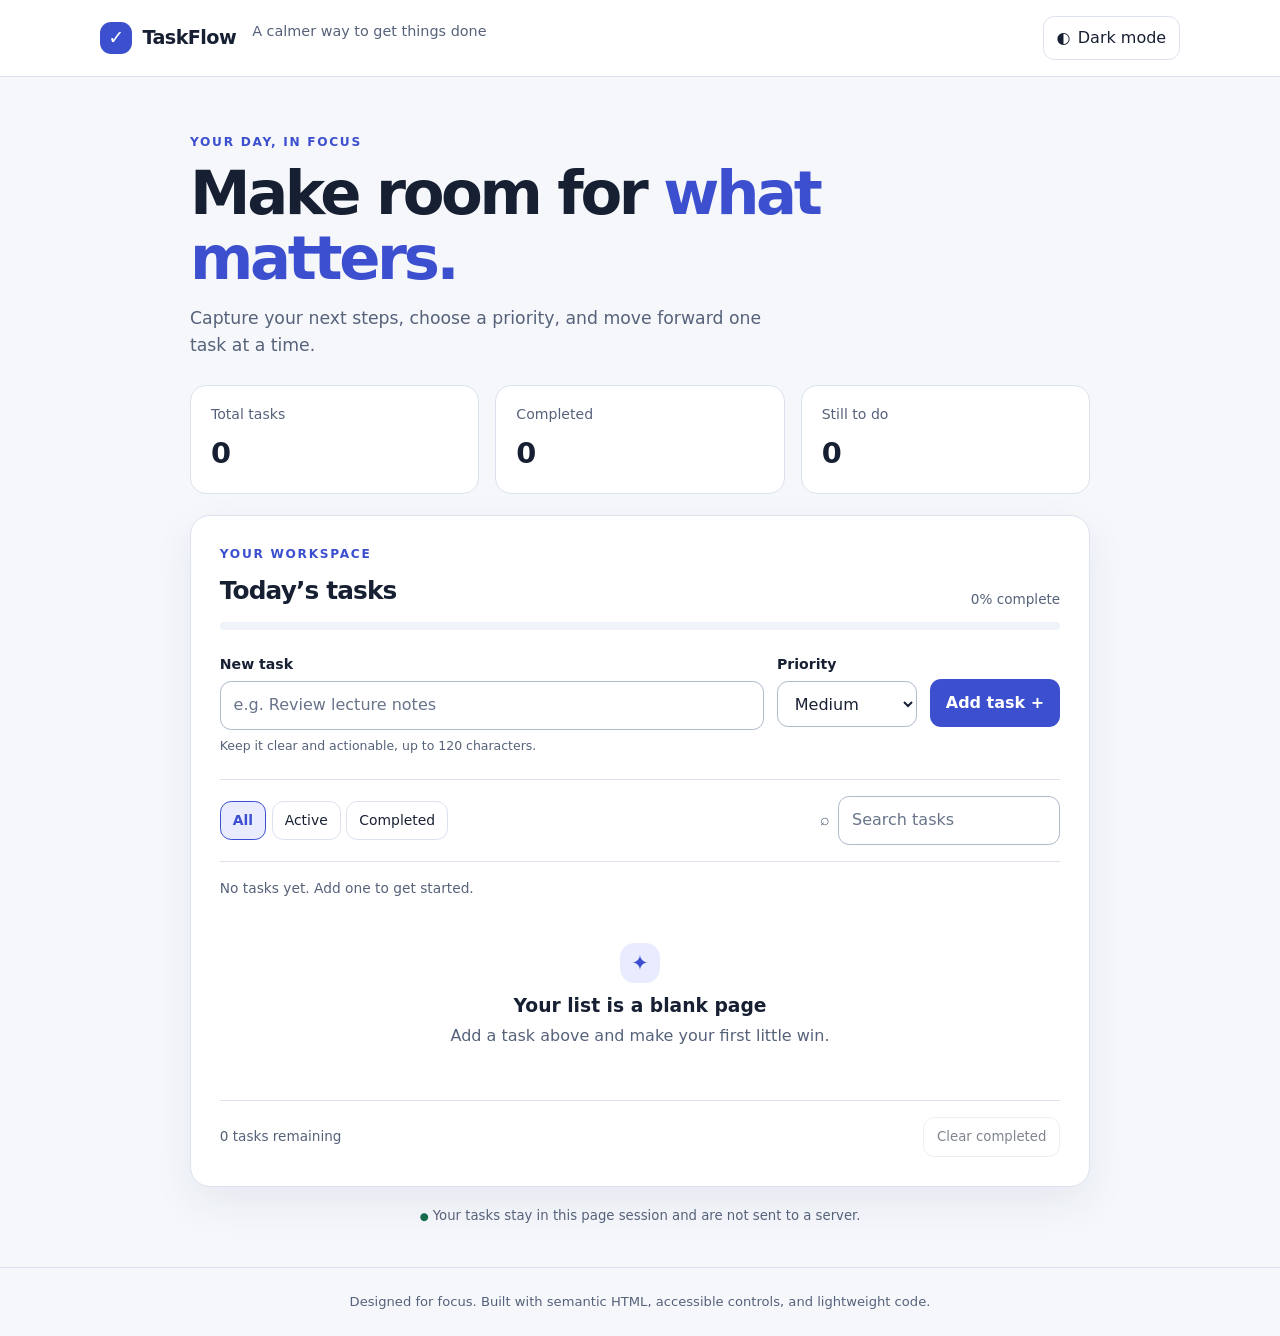
<file: week 4/index.html>
<!doctype html>
<html lang="en">
<head>
  <meta charset="utf-8">
  <meta name="viewport" content="width=device-width, initial-scale=1">
  <meta name="description" content="TaskFlow is a simple, accessible task manager for organizing daily work.">
  <meta name="theme-color" content="#f5f7fb">
  <title>TaskFlow | Accessible Task Manager</title>
  <link rel="stylesheet" href="styles.css">
  <script src="script.js" defer></script>
</head>
<body>
  <a class="skip-link" href="#main-content">Skip to main content</a>
  <header class="site-header">
    <div class="header-inner">
      <a class="brand" href="#" aria-label="TaskFlow home">
        <span class="brand-mark" aria-hidden="true">✓</span>
        <span>TaskFlow</span>
      </a>
      <p class="header-note">A calmer way to get things done</p>
      <button class="theme-toggle" id="theme-toggle" type="button" aria-pressed="false">
        <span aria-hidden="true">◐</span> <span id="theme-label">Dark mode</span>
      </button>
    </div>
  </header>

  <main id="main-content" class="page-shell">
    <section class="intro" aria-labelledby="page-title">
      <p class="eyebrow">YOUR DAY, IN FOCUS</p>
      <h1 id="page-title">Make room for <span>what matters.</span></h1>
      <p class="intro-copy">Capture your next steps, choose a priority, and move forward one task at a time.</p>
    </section>

    <section class="stats-grid" aria-label="Task summary">
      <article class="stat-card">
        <p class="stat-label">Total tasks</p>
        <p class="stat-value" id="total-count">0</p>
      </article>
      <article class="stat-card">
        <p class="stat-label">Completed</p>
        <p class="stat-value" id="completed-count">0</p>
      </article>
      <article class="stat-card">
        <p class="stat-label">Still to do</p>
        <p class="stat-value" id="remaining-count">0</p>
      </article>
    </section>

    <section class="workspace" aria-labelledby="tasks-heading">
      <div class="section-heading">
        <div>
          <p class="eyebrow">YOUR WORKSPACE</p>
          <h2 id="tasks-heading">Today’s tasks</h2>
        </div>
        <span class="progress-copy" id="progress-copy">0% complete</span>
      </div>
      <div class="progress-track" role="progressbar" aria-label="Tasks completed" aria-valuemin="0" aria-valuemax="100" aria-valuenow="0" id="progress-bar">
        <span id="progress-fill" class="progress-fill"></span>
      </div>

      <form id="task-form" class="task-form" novalidate>
        <div class="field-group">
          <label for="task-input">New task</label>
          <input id="task-input" name="task" type="text" maxlength="120" autocomplete="off"
                 placeholder="e.g. Review lecture notes" aria-describedby="task-help task-error" required>
          <p id="task-help" class="field-help">Keep it clear and actionable, up to 120 characters.</p>
          <p id="task-error" class="field-error" role="alert" hidden></p>
        </div>
        <div class="field-group priority-field">
          <label for="task-priority">Priority</label>
          <select id="task-priority" name="priority">
            <option value="low">Low</option>
            <option value="medium" selected>Medium</option>
            <option value="high">High</option>
          </select>
        </div>
        <button class="primary-button" type="submit">Add task <span aria-hidden="true">+</span></button>
      </form>

      <div class="toolbar">
        <div class="filter-group" role="group" aria-label="Filter tasks">
          <button type="button" class="filter-button is-active" data-filter="all" aria-pressed="true">All</button>
          <button type="button" class="filter-button" data-filter="active" aria-pressed="false">Active</button>
          <button type="button" class="filter-button" data-filter="completed" aria-pressed="false">Completed</button>
        </div>
        <label class="search-label" for="task-search">
          <span class="visually-hidden">Search tasks</span>
          <span aria-hidden="true">⌕</span>
          <input id="task-search" type="search" placeholder="Search tasks" autocomplete="off">
        </label>
      </div>

      <p class="result-summary" id="result-summary" aria-live="polite" aria-atomic="true">No tasks yet. Add one to get started.</p>
      <ul id="task-list" class="task-list" aria-label="Task list"></ul>
      <div id="empty-state" class="empty-state">
        <span class="empty-icon" aria-hidden="true">✦</span>
        <h3>Your list is a blank page</h3>
        <p>Add a task above and make your first little win.</p>
      </div>
      <div class="list-footer">
        <span id="remaining-label">0 tasks remaining</span>
        <button id="clear-completed" class="text-button" type="button" disabled>Clear completed</button>
      </div>
    </section>

    <p class="privacy-note"><span aria-hidden="true">●</span> Your tasks stay in this page session and are not sent to a server.</p>
  </main>

  <footer class="site-footer">
    <p>Designed for focus. Built with semantic HTML, accessible controls, and lightweight code.</p>
  </footer>

  <noscript><p class="noscript-note">JavaScript is required to add, search, filter, and update tasks.</p></noscript>
</body>
</html>
</file>
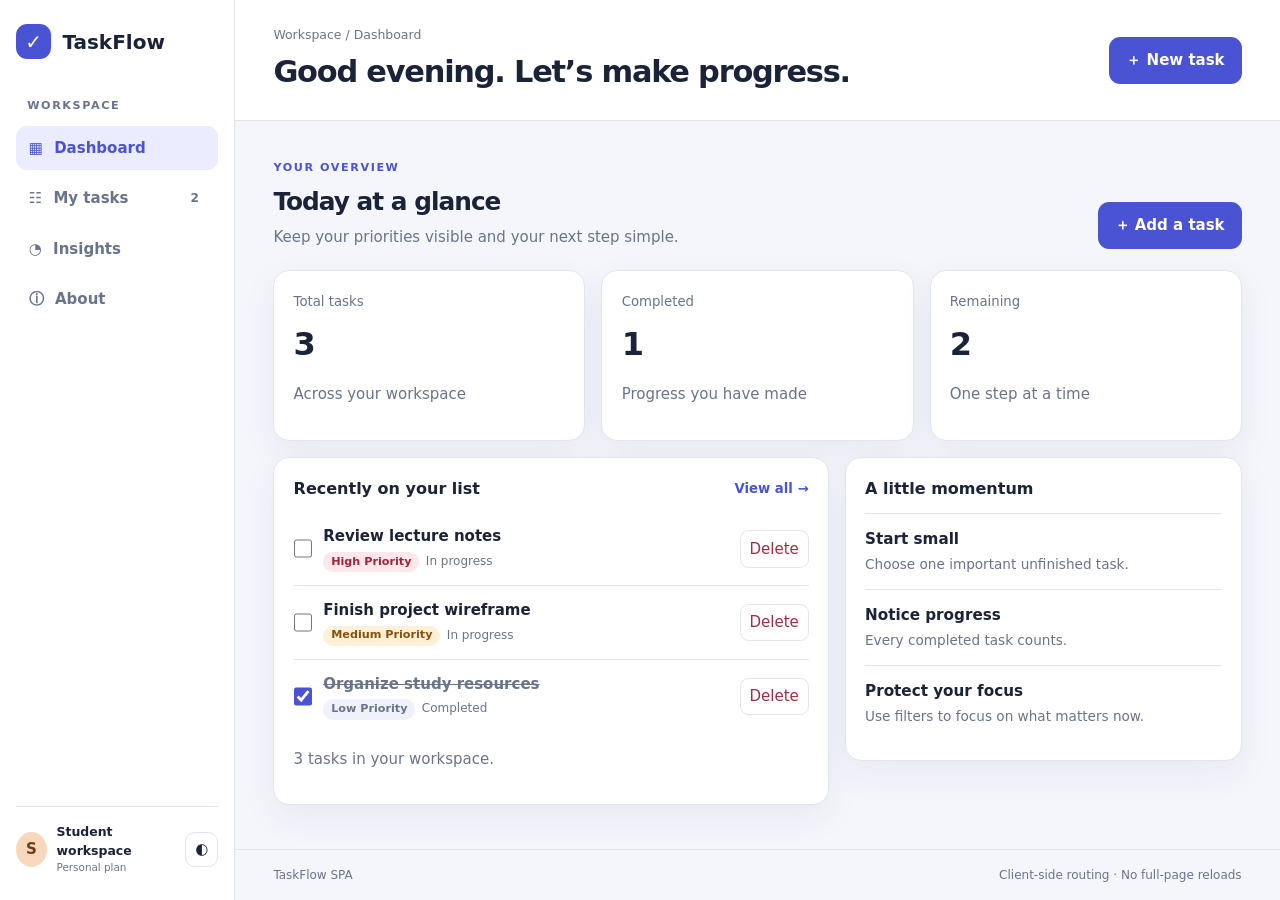
<file: week 5/index.html>
<!doctype html>
<html lang="en"><head>
<meta charset="utf-8"><meta name="viewport" content="width=device-width,initial-scale=1">
<meta name="description" content="TaskFlow single-page application demo">
<meta name="theme-color" content="#f5f6fc"><title>TaskFlow | SPA Demo</title>
<link rel="stylesheet" href="css/styles.css"><script src="js/app.js" defer></script></head>
<body><a class="skip" href="#main">Skip to content</a>
<div class="shell"><aside class="sidebar"><a class="brand" href="#/dashboard" data-route="dashboard"><span class="logo">✓</span> TaskFlow</a>
<p class="nav-label">WORKSPACE</p><nav aria-label="Primary navigation">
<a href="#/dashboard" data-route="dashboard">▦ <span>Dashboard</span></a>
<a href="#/tasks" data-route="tasks">☷ <span>My tasks</span><b id="nav-count">2</b></a>
<a href="#/insights" data-route="insights">◔ <span>Insights</span></a>
<a href="#/about" data-route="about">ⓘ <span>About</span></a></nav>
<div class="profile"><span class="avatar" aria-hidden="true">S</span><span><b>Student workspace</b><small>Personal plan</small></span><button id="theme" class="icon-btn" aria-label="Switch to dark theme">◐</button></div></aside>
<div class="main-column"><header class="topbar"><div><p id="breadcrumb">Workspace / Dashboard</p><h1 id="page-title">Good evening. Let’s make progress.</h1></div><button class="primary" data-open-dialog>＋ New task</button></header>
<main id="main" tabindex="-1"><div id="view" aria-live="polite" aria-busy="false"></div></main>
<footer><span>TaskFlow SPA</span><span>Client-side routing · No full-page reloads</span></footer></div></div>
<dialog id="task-dialog"><form id="task-form"><div class="dialog-head"><div><small>QUICK CAPTURE</small><h2>Add a task</h2></div><button type="button" id="close-dialog" class="icon-btn" aria-label="Close dialog">×</button></div>
<label for="task-title">Task name</label><input id="task-title" maxlength="120" required placeholder="e.g. Finish assignment draft">
<p id="task-error" class="error" role="alert" hidden></p><label for="priority">Priority</label><select id="priority"><option>low</option><option selected>medium</option><option>high</option></select>
<div class="dialog-actions"><button type="button" class="secondary" id="cancel-dialog">Cancel</button><button class="primary" type="submit">Add task</button></div></form></dialog>
<noscript><p class="error">JavaScript is required for this SPA demo.</p></noscript></body></html>
</file>
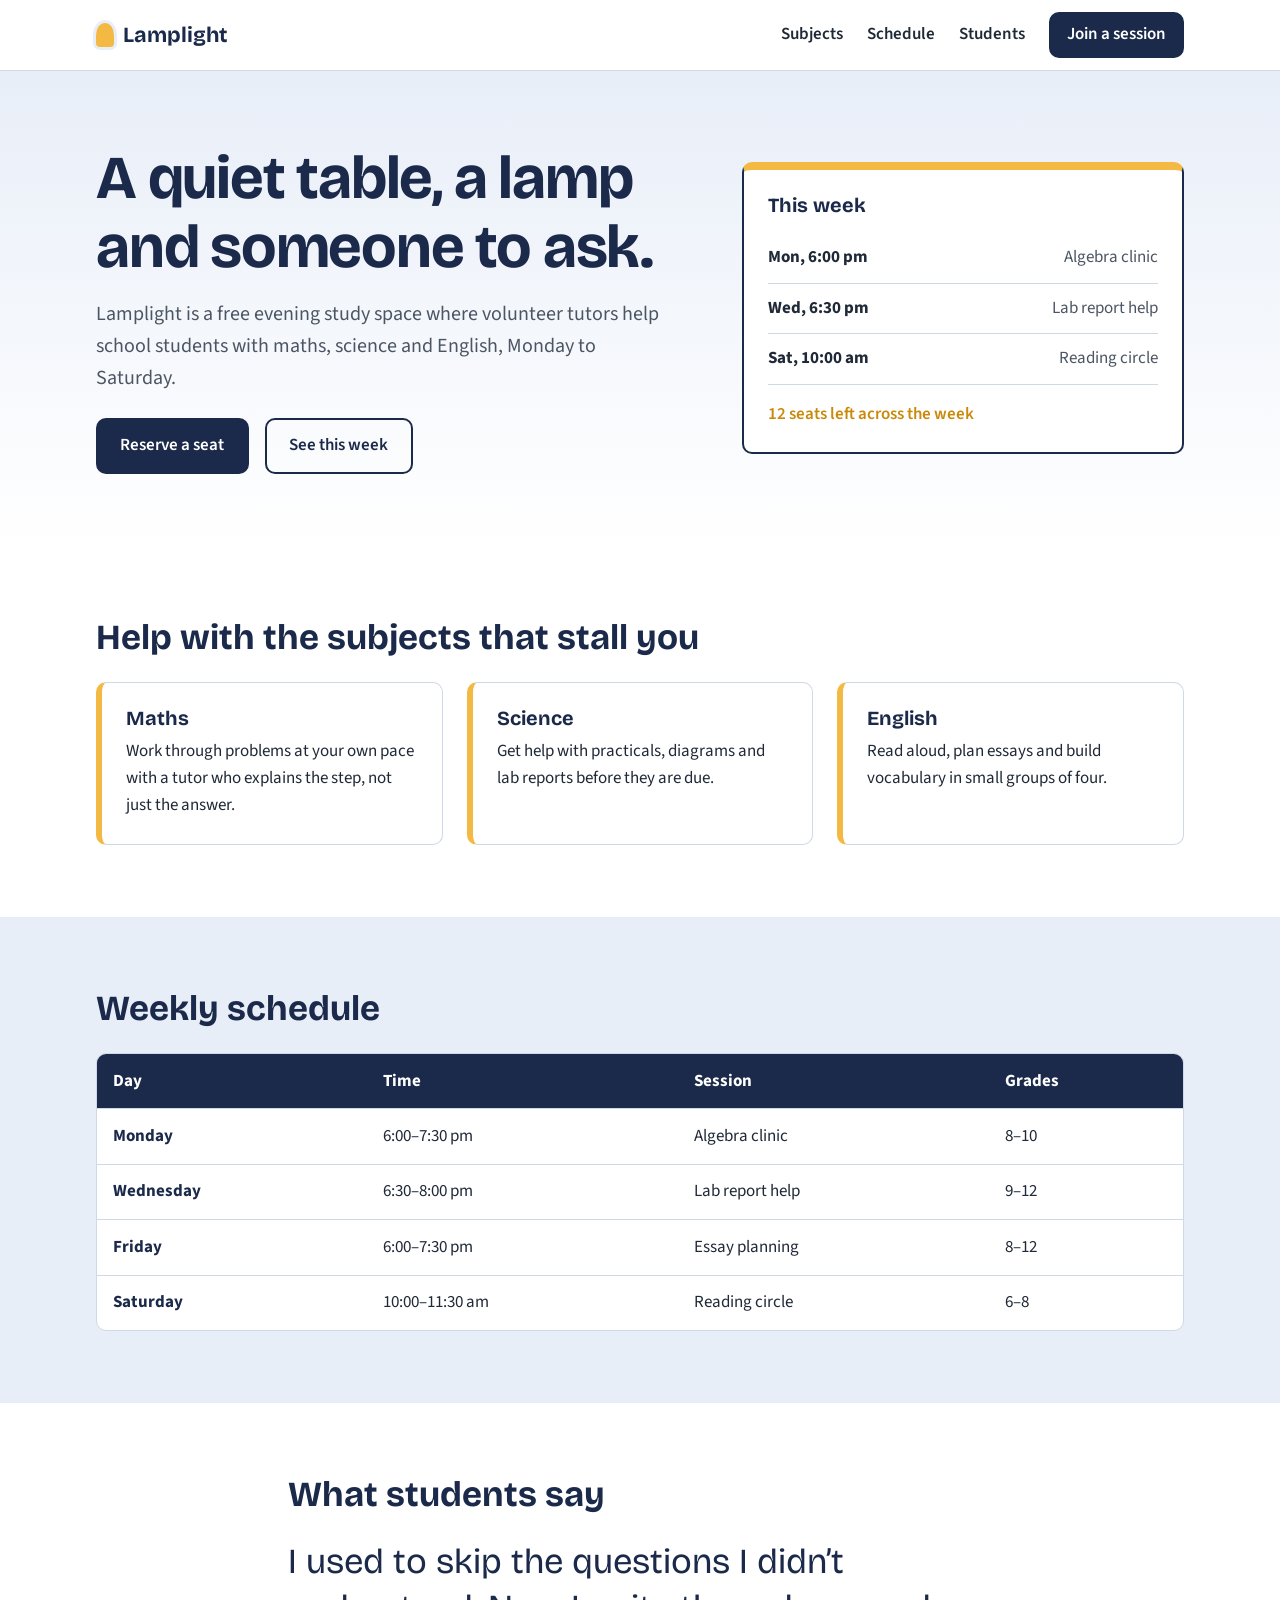
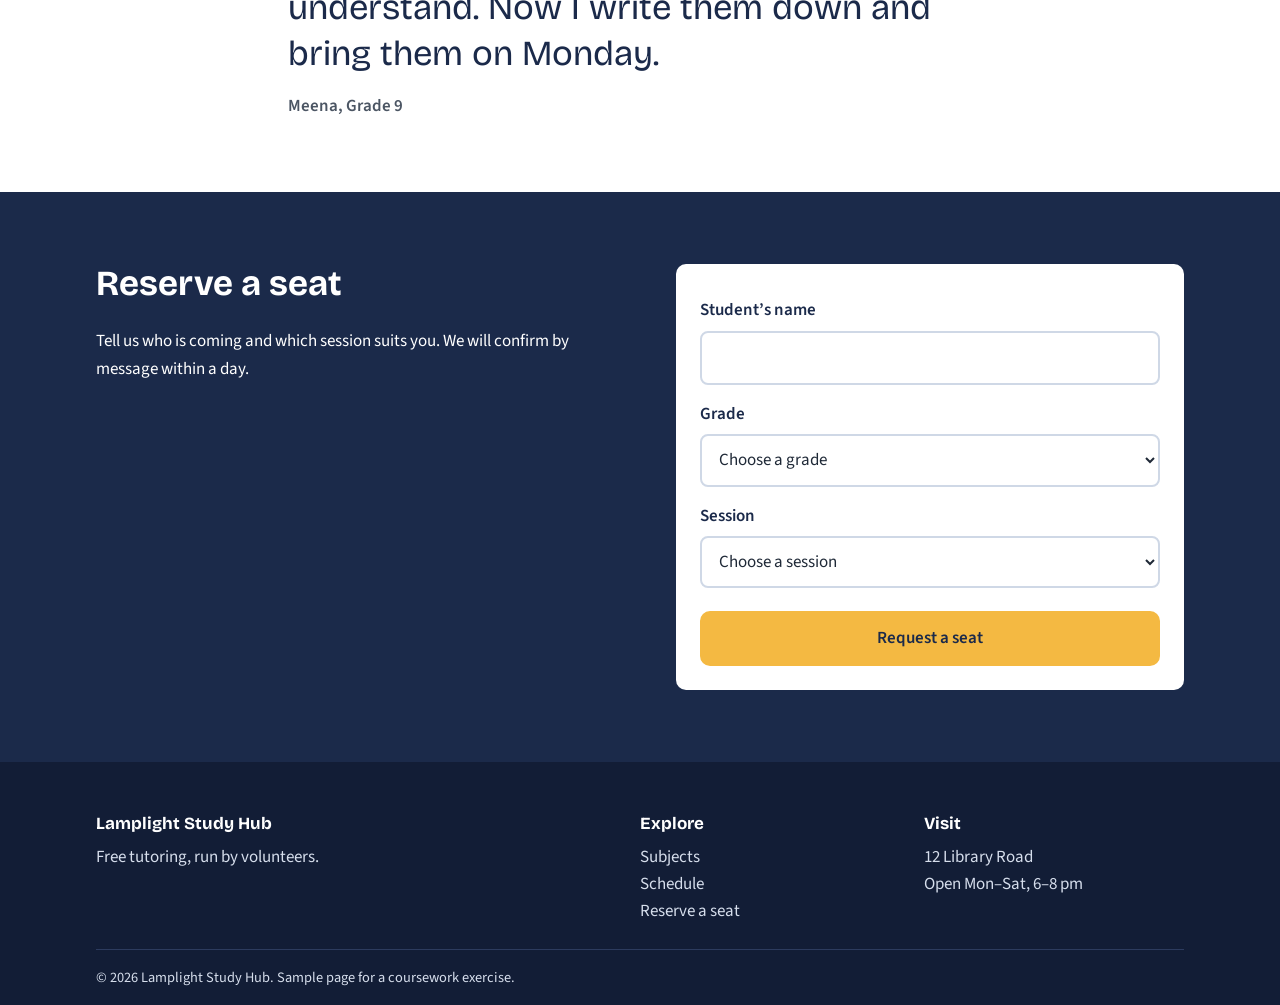
<file: week one/index.html>
<!DOCTYPE html>
<html lang="en">
<head>
  <meta charset="UTF-8">
  <meta name="viewport" content="width=device-width, initial-scale=1">
  <title>Lamplight Study Hub – Free evening tutoring</title>
  <meta name="description" content="Free evening study space and volunteer tutoring for school students, Monday to Saturday.">
  <link rel="preconnect" href="https://fonts.googleapis.com">
  <link rel="preconnect" href="https://fonts.gstatic.com" crossorigin>
  <link href="https://fonts.googleapis.com/css2?family=Bricolage+Grotesque:wght@600;700&family=Source+Sans+3:wght@400;600&display=swap" rel="stylesheet">
  <link rel="stylesheet" href="styles.css">
</head>
<body>
  <a class="skip-link" href="#main">Skip to content</a>

  <header class="site-header">
    <div class="container header-inner">
      <a class="logo" href="#top" aria-label="Lamplight Study Hub, home">
        <span class="logo-mark" aria-hidden="true"></span>
        Lamplight
      </a>
      <nav class="site-nav" aria-label="Main">
        <ul>
          <li><a href="#subjects">Subjects</a></li>
          <li><a href="#schedule">Schedule</a></li>
          <li><a href="#voices">Students</a></li>
          <li><a class="btn btn-small" href="#join">Join a session</a></li>
        </ul>
      </nav>
    </div>
  </header>

  <main id="main">
    <section class="hero" id="top" aria-labelledby="hero-title">
      <div class="container hero-inner">
        <div class="hero-copy">
          <h1 id="hero-title">A quiet table, a lamp and someone to ask.</h1>
          <p class="lead">Lamplight is a free evening study space where volunteer tutors help school students with maths, science and English, Monday to Saturday.</p>
          <p class="hero-actions">
            <a class="btn" href="#join">Reserve a seat</a>
            <a class="btn btn-ghost" href="#schedule">See this week</a>
          </p>
        </div>

        <aside class="week-card" aria-labelledby="week-title">
          <h2 id="week-title">This week</h2>
          <ul>
            <li><strong>Mon, 6:00 pm</strong><span>Algebra clinic</span></li>
            <li><strong>Wed, 6:30 pm</strong><span>Lab report help</span></li>
            <li><strong>Sat, 10:00 am</strong><span>Reading circle</span></li>
          </ul>
          <p class="seats">12 seats left across the week</p>
        </aside>
      </div>
    </section>

    <section class="section" id="subjects" aria-labelledby="subjects-title">
      <div class="container">
        <h2 id="subjects-title">Help with the subjects that stall you</h2>
        <div class="card-grid">
          <article class="card">
            <h3>Maths</h3>
            <p>Work through problems at your own pace with a tutor who explains the step, not just the answer.</p>
          </article>
          <article class="card">
            <h3>Science</h3>
            <p>Get help with practicals, diagrams and lab reports before they are due.</p>
          </article>
          <article class="card">
            <h3>English</h3>
            <p>Read aloud, plan essays and build vocabulary in small groups of four.</p>
          </article>
        </div>
      </div>
    </section>

    <section class="section section-tint" id="schedule" aria-labelledby="schedule-title">
      <div class="container">
        <h2 id="schedule-title">Weekly schedule</h2>
        <div class="table-wrap" tabindex="0" role="region" aria-labelledby="schedule-title">
          <table>
            <caption class="visually-hidden">Sessions by day, time and subject</caption>
            <thead>
              <tr><th scope="col">Day</th><th scope="col">Time</th><th scope="col">Session</th><th scope="col">Grades</th></tr>
            </thead>
            <tbody>
              <tr><th scope="row">Monday</th><td>6:00–7:30 pm</td><td>Algebra clinic</td><td>8–10</td></tr>
              <tr><th scope="row">Wednesday</th><td>6:30–8:00 pm</td><td>Lab report help</td><td>9–12</td></tr>
              <tr><th scope="row">Friday</th><td>6:00–7:30 pm</td><td>Essay planning</td><td>8–12</td></tr>
              <tr><th scope="row">Saturday</th><td>10:00–11:30 am</td><td>Reading circle</td><td>6–8</td></tr>
            </tbody>
          </table>
        </div>
      </div>
    </section>

    <section class="section" id="voices" aria-labelledby="voices-title">
      <div class="container narrow">
        <h2 id="voices-title">What students say</h2>
        <figure class="quote">
          <blockquote>
            <p>I used to skip the questions I didn’t understand. Now I write them down and bring them on Monday.</p>
          </blockquote>
          <figcaption>Meena, Grade 9</figcaption>
        </figure>
      </div>
    </section>

    <section class="section section-dark" id="join" aria-labelledby="join-title">
      <div class="container join-inner">
        <div>
          <h2 id="join-title">Reserve a seat</h2>
          <p>Tell us who is coming and which session suits you. We will confirm by message within a day.</p>
        </div>
        <form class="form" action="#" method="post">
          <label for="name">Student’s name</label>
          <input id="name" name="name" type="text" autocomplete="name" required>

          <label for="grade">Grade</label>
          <select id="grade" name="grade" required>
            <option value="">Choose a grade</option>
            <option>6–8</option>
            <option>9–10</option>
            <option>11–12</option>
          </select>

          <label for="session">Session</label>
          <select id="session" name="session" required>
            <option value="">Choose a session</option>
            <option>Algebra clinic (Mon)</option>
            <option>Lab report help (Wed)</option>
            <option>Essay planning (Fri)</option>
            <option>Reading circle (Sat)</option>
          </select>

          <button class="btn btn-accent" type="submit">Request a seat</button>
        </form>
      </div>
    </section>
  </main>

  <footer class="site-footer">
    <div class="container footer-grid">
      <div>
        <p class="footer-title">Lamplight Study Hub</p>
        <p>Free tutoring, run by volunteers.</p>
      </div>
      <nav aria-label="Footer">
        <p class="footer-title">Explore</p>
        <ul>
          <li><a href="#subjects">Subjects</a></li>
          <li><a href="#schedule">Schedule</a></li>
          <li><a href="#join">Reserve a seat</a></li>
        </ul>
      </nav>
      <address>
        <p class="footer-title">Visit</p>
        <p>12 Library Road<br>Open Mon–Sat, 6–8 pm</p>
      </address>
    </div>
    <p class="container copyright">© 2026 Lamplight Study Hub. Sample page for a coursework exercise.</p>
  </footer>
</body>
</html>
</file>
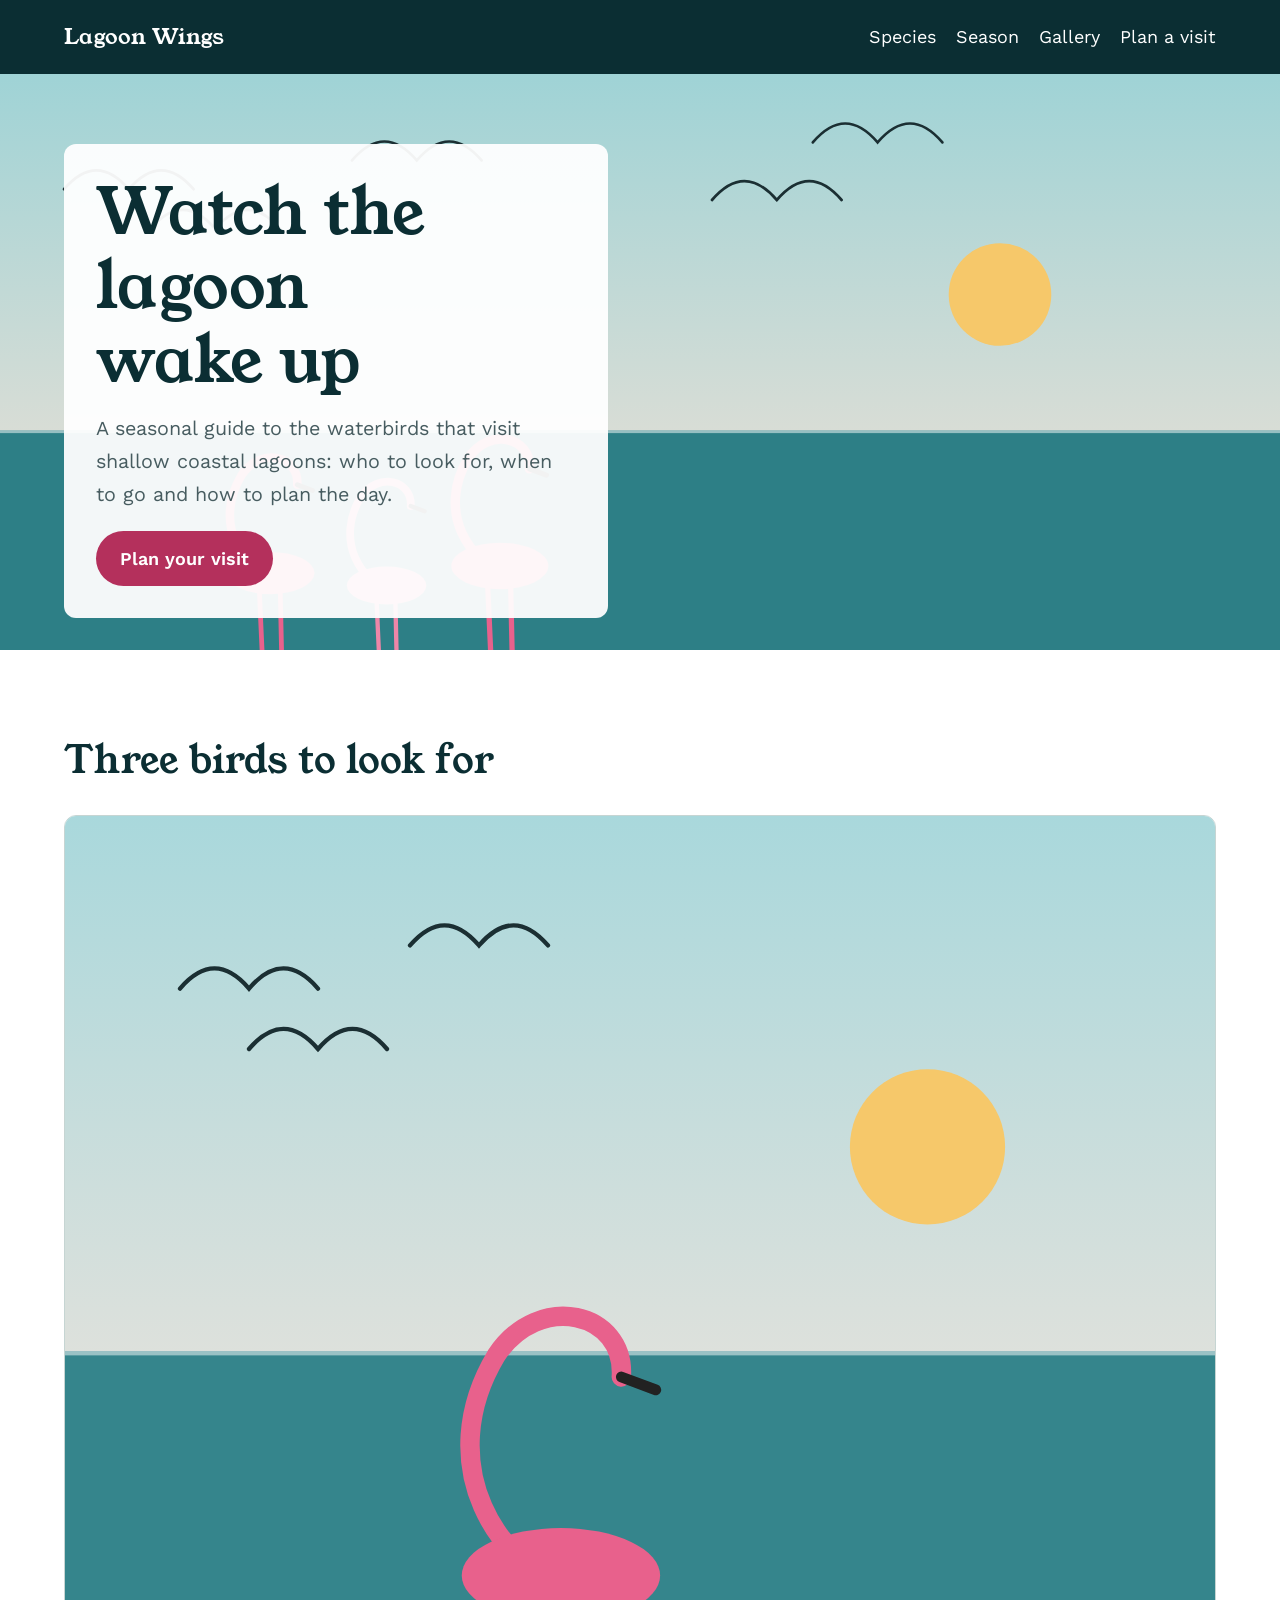
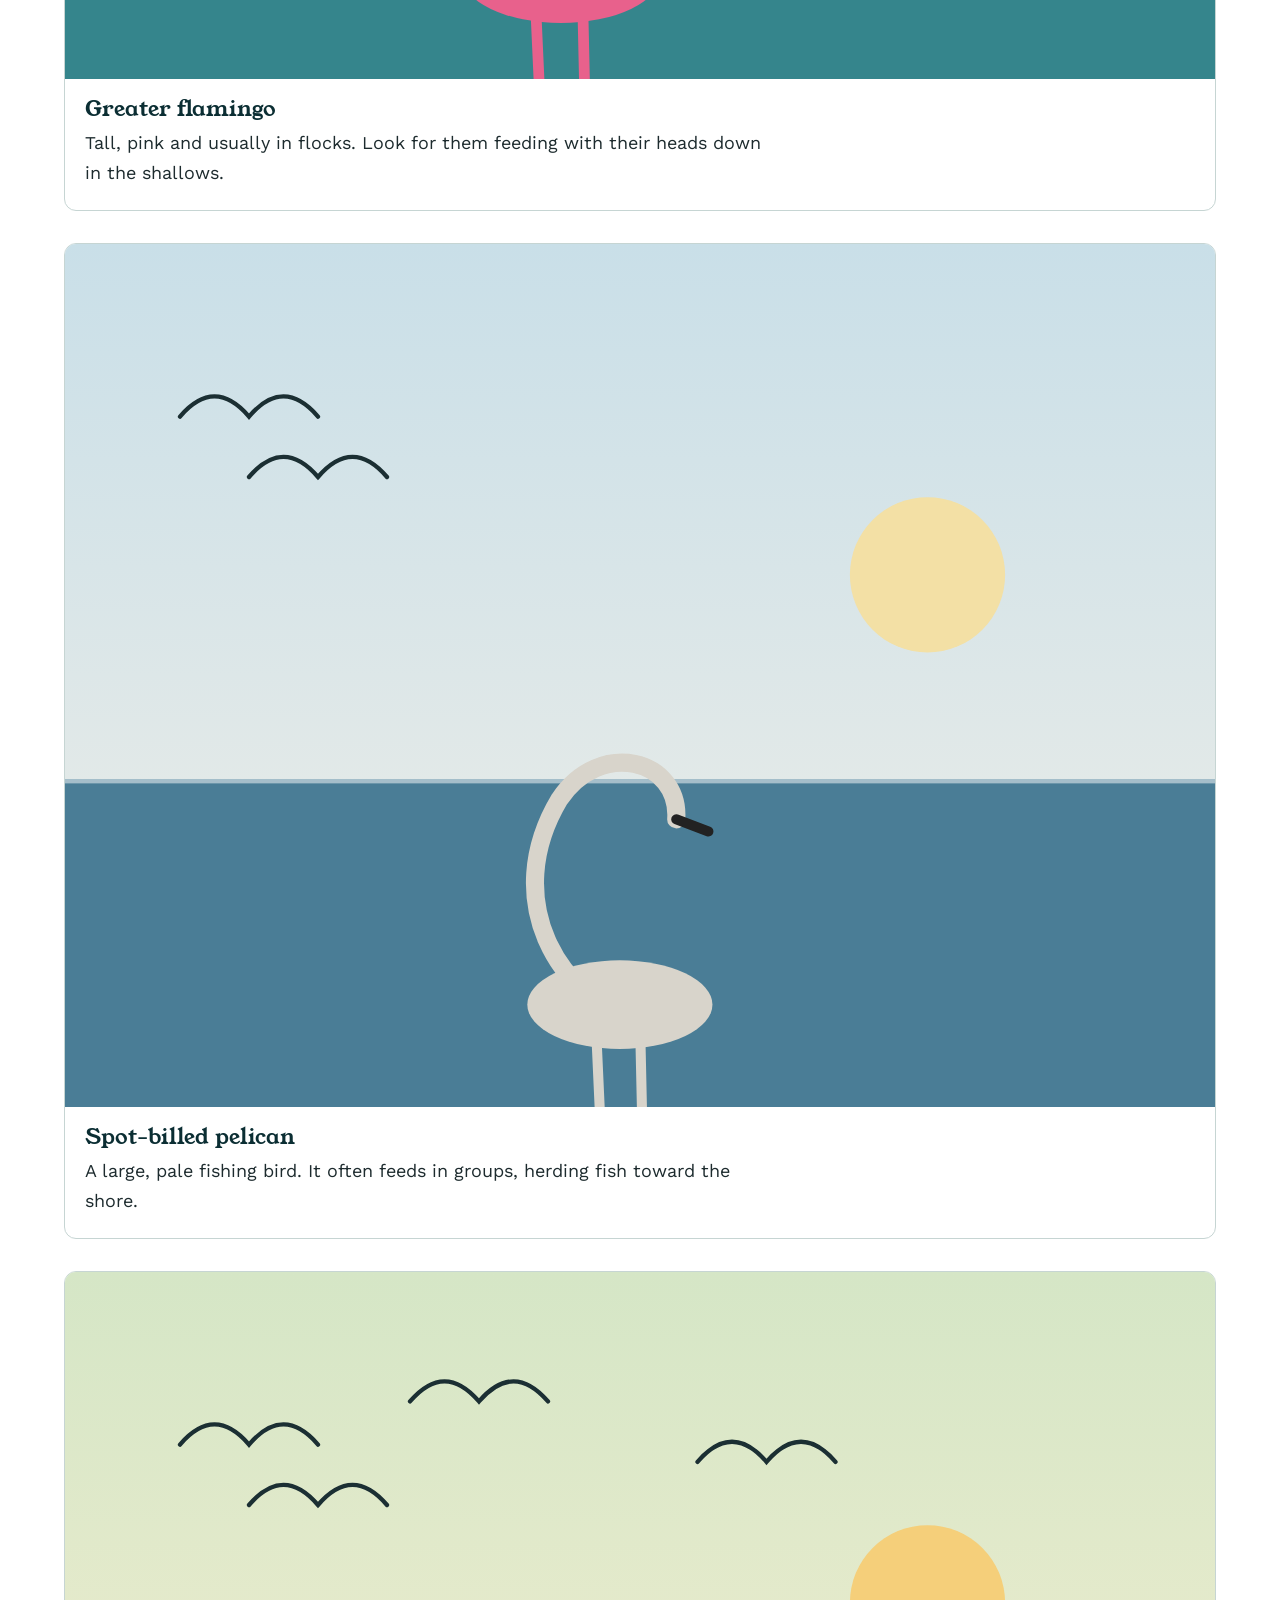
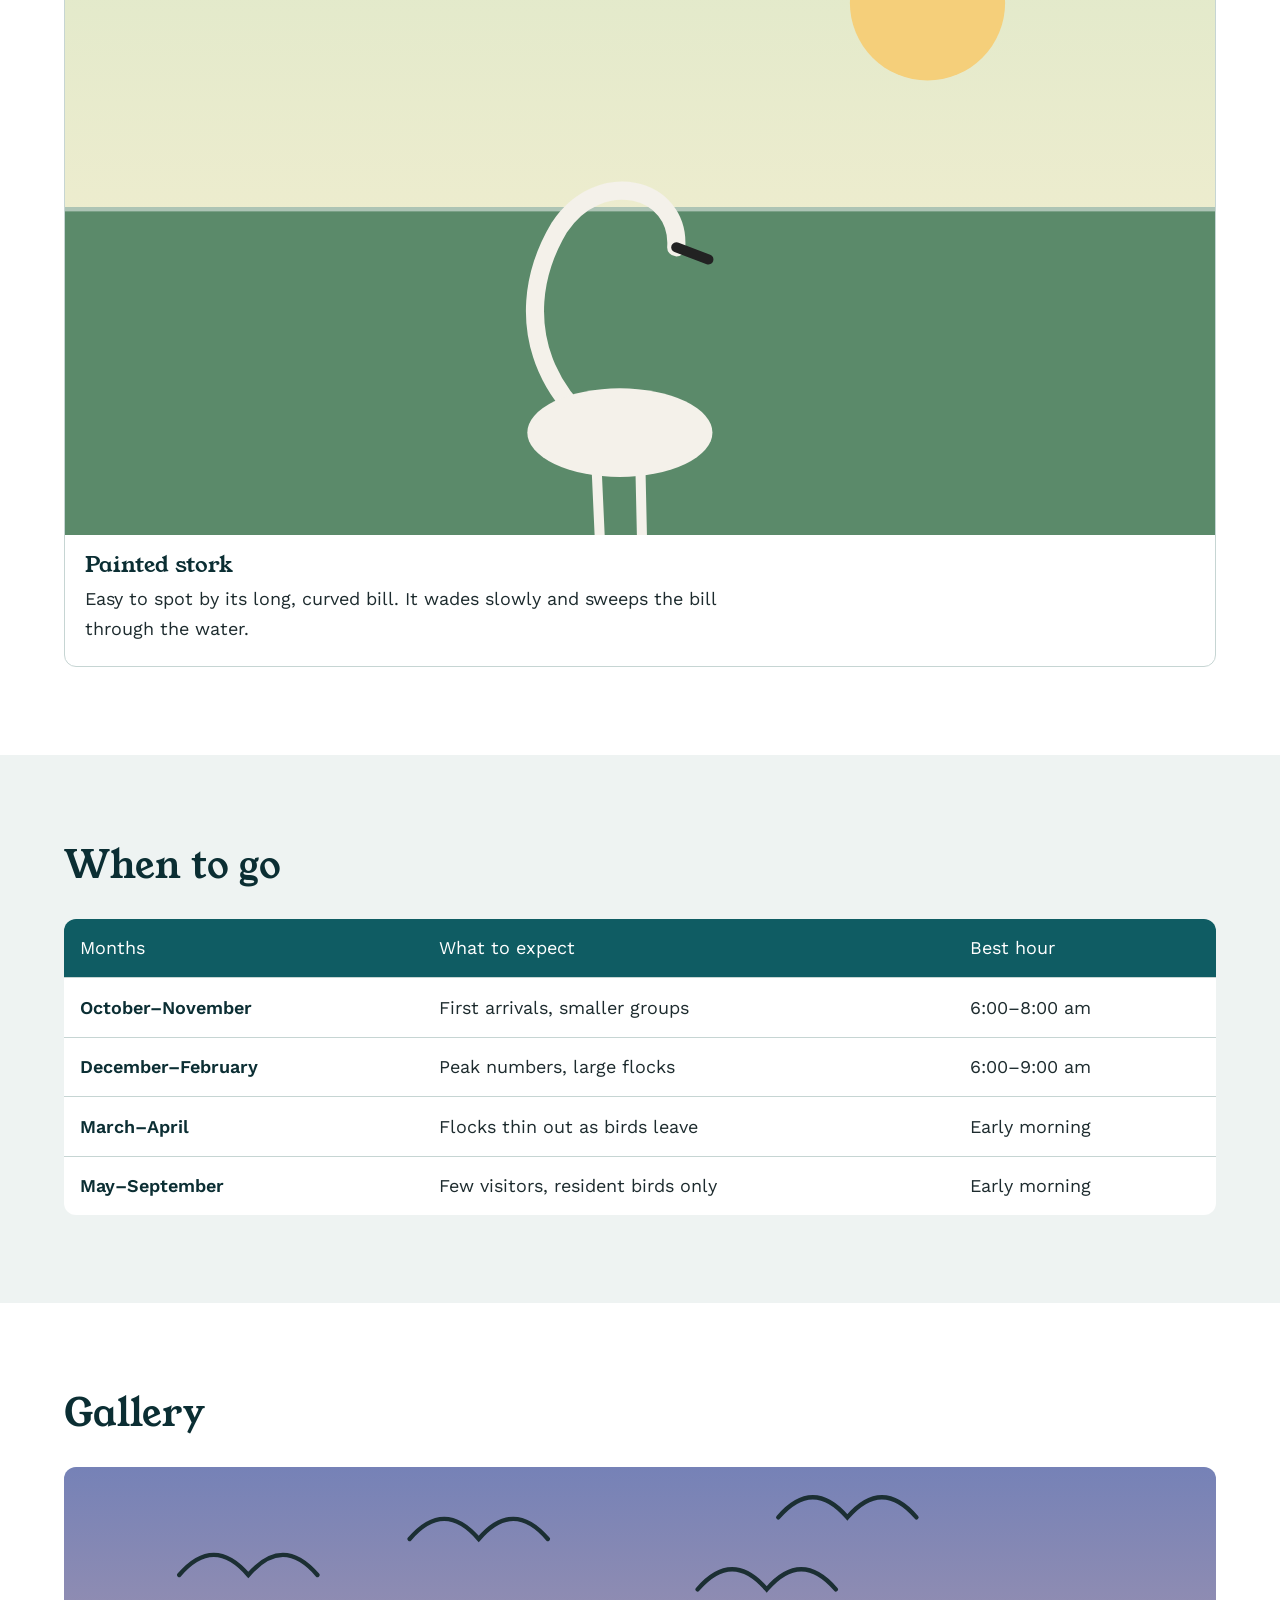
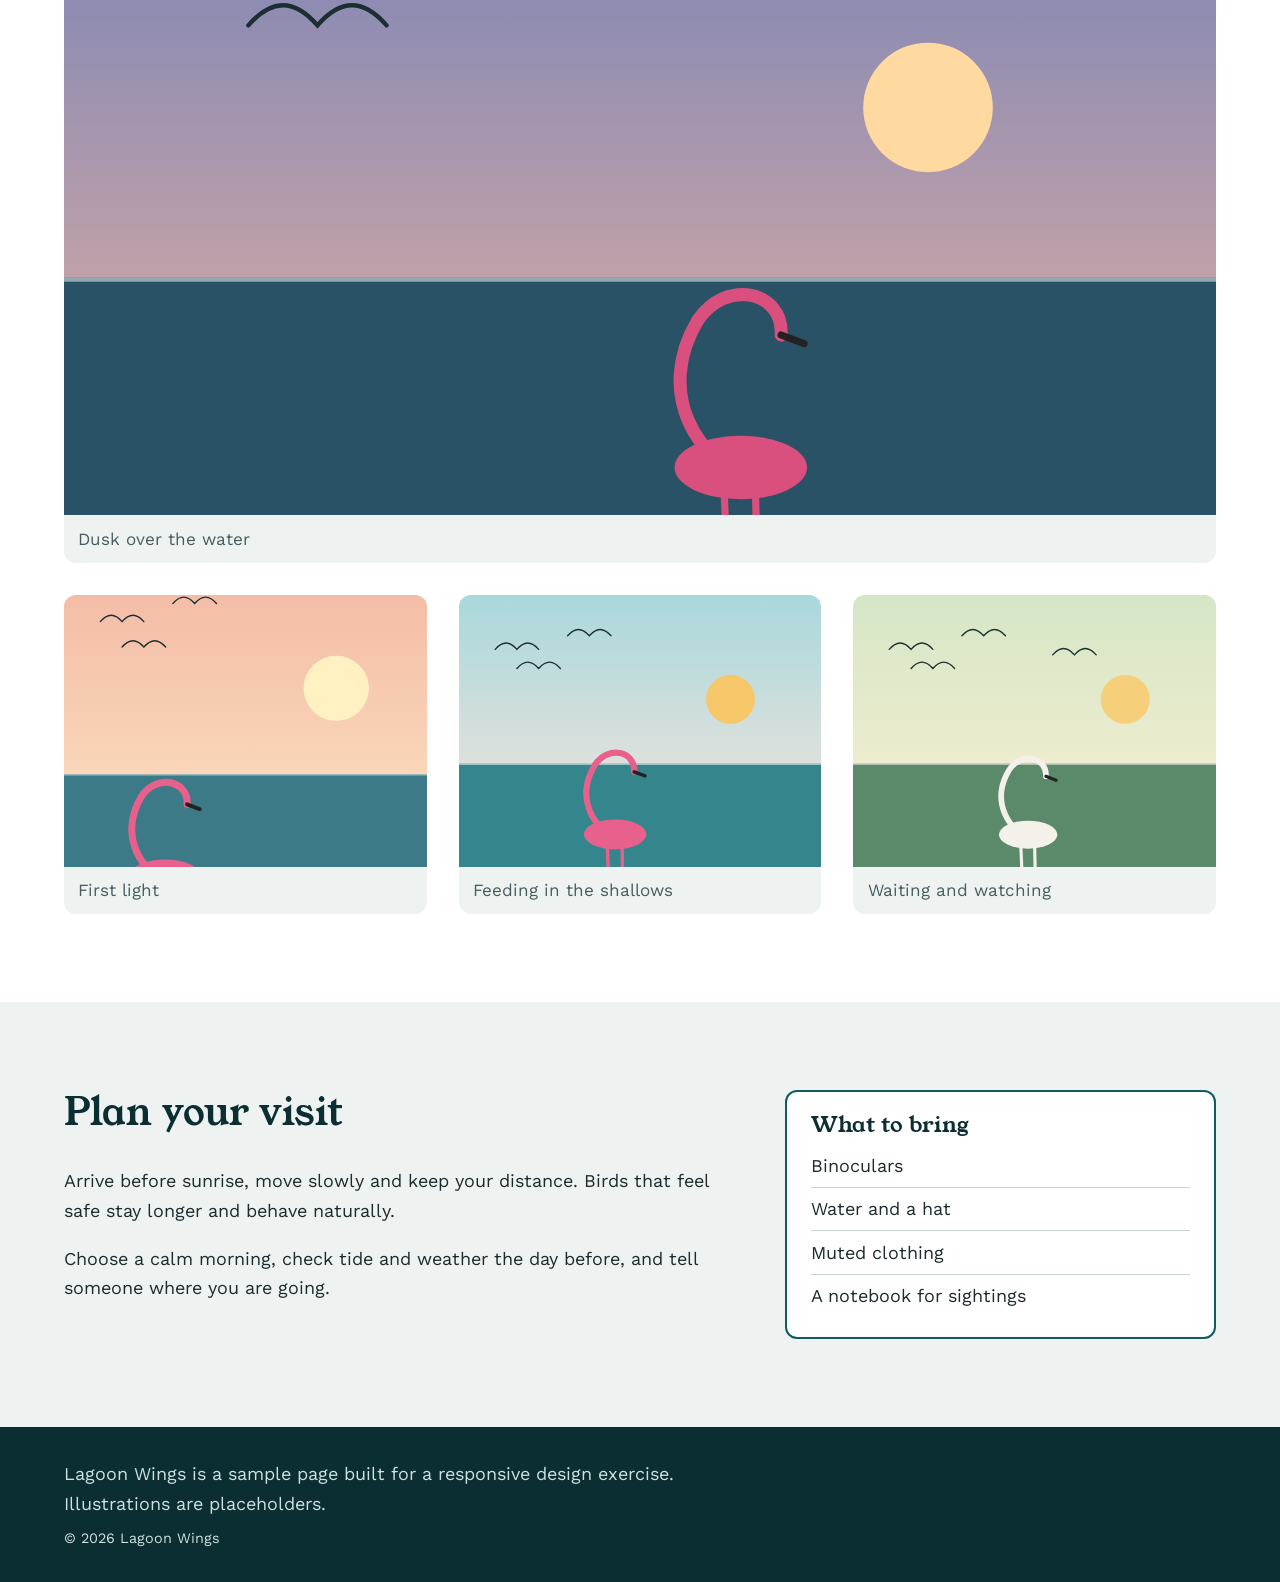
<file: week two/index.html>
<!DOCTYPE html>
<html lang="en">
<head>
  <meta charset="UTF-8">
  <meta name="viewport" content="width=device-width, initial-scale=1">
  <title>Lagoon Wings – A seasonal guide to watching waterbirds</title>
  <meta name="description" content="A responsive guide to waterbird watching: species, best months, gallery and visit planning.">
  <link rel="preconnect" href="https://fonts.googleapis.com">
  <link rel="preconnect" href="https://fonts.gstatic.com" crossorigin>
  <link href="https://fonts.googleapis.com/css2?family=Work+Sans:wght@400;600&family=Young+Serif&display=swap" rel="stylesheet">
  <link rel="stylesheet" href="styles.css">
</head>
<body>
  <a class="skip-link" href="#main">Skip to content</a>

  <header class="site-header">
    <div class="wrap header-inner">
      <a class="brand" href="#top">Lagoon Wings</a>
      <nav aria-label="Main">
        <ul class="nav-list">
          <li><a href="#species">Species</a></li>
          <li><a href="#season">Season</a></li>
          <li><a href="#gallery">Gallery</a></li>
          <li><a href="#visit">Plan a visit</a></li>
        </ul>
      </nav>
    </div>
  </header>

  <main id="main">
    <section class="hero" id="top" aria-labelledby="hero-title">
      <picture>
        <source media="(min-width: 48em)" srcset="images/hero-wide.svg" width="1600" height="640">
        <img src="images/hero-tall.svg" width="800" height="960" alt="Pink flamingos wading in a calm lagoon at sunrise, with small birds flying overhead">
      </picture>
      <div class="hero-text wrap">
        <h1 id="hero-title">Watch the lagoon wake up</h1>
        <p>A seasonal guide to the waterbirds that visit shallow coastal lagoons: who to look for, when to go and how to plan the day.</p>
        <p><a class="btn" href="#visit">Plan your visit</a></p>
      </div>
    </section>

    <section class="section wrap" id="species" aria-labelledby="species-title">
      <h2 id="species-title">Three birds to look for</h2>
      <div class="species-grid">
        <article class="species">
          <img src="images/flamingo.svg" width="800" height="600" loading="lazy" alt="Illustration of a pink flamingo standing in shallow water">
          <div class="species-body">
            <h3>Greater flamingo</h3>
            <p>Tall, pink and usually in flocks. Look for them feeding with their heads down in the shallows.</p>
          </div>
        </article>
        <article class="species">
          <img src="images/pelican.svg" width="800" height="600" loading="lazy" alt="Illustration of a pale pelican on the water">
          <div class="species-body">
            <h3>Spot-billed pelican</h3>
            <p>A large, pale fishing bird. It often feeds in groups, herding fish toward the shore.</p>
          </div>
        </article>
        <article class="species">
          <img src="images/stork.svg" width="800" height="600" loading="lazy" alt="Illustration of a white stork standing in marsh grass">
          <div class="species-body">
            <h3>Painted stork</h3>
            <p>Easy to spot by its long, curved bill. It wades slowly and sweeps the bill through the water.</p>
          </div>
        </article>
      </div>
    </section>

    <section class="section tint" id="season" aria-labelledby="season-title">
      <div class="wrap">
        <h2 id="season-title">When to go</h2>
        <table class="season-table">
          <caption class="visually-hidden">Bird activity by month and the best time of day</caption>
          <thead>
            <tr><th scope="col">Months</th><th scope="col">What to expect</th><th scope="col">Best hour</th></tr>
          </thead>
          <tbody>
            <tr><th scope="row" data-label="Months">October–November</th><td data-label="What to expect">First arrivals, smaller groups</td><td data-label="Best hour">6:00–8:00 am</td></tr>
            <tr><th scope="row" data-label="Months">December–February</th><td data-label="What to expect">Peak numbers, large flocks</td><td data-label="Best hour">6:00–9:00 am</td></tr>
            <tr><th scope="row" data-label="Months">March–April</th><td data-label="What to expect">Flocks thin out as birds leave</td><td data-label="Best hour">Early morning</td></tr>
            <tr><th scope="row" data-label="Months">May–September</th><td data-label="What to expect">Few visitors, resident birds only</td><td data-label="Best hour">Early morning</td></tr>
          </tbody>
        </table>
      </div>
    </section>

    <section class="section wrap" id="gallery" aria-labelledby="gallery-title">
      <h2 id="gallery-title">Gallery</h2>
      <div class="gallery">
        <figure class="wide"><img src="images/dusk.svg" width="800" height="500" loading="lazy" alt="Birds flying over a lagoon at dusk"><figcaption>Dusk over the water</figcaption></figure>
        <figure><img src="images/dawn.svg" width="800" height="800" loading="lazy" alt="A flamingo at sunrise"><figcaption>First light</figcaption></figure>
        <figure><img src="images/flamingo.svg" width="800" height="600" loading="lazy" alt="Flamingo in shallow water"><figcaption>Feeding in the shallows</figcaption></figure>
        <figure><img src="images/stork.svg" width="800" height="600" loading="lazy" alt="Stork in marsh grass"><figcaption>Waiting and watching</figcaption></figure>
      </div>
    </section>

    <section class="section tint" id="visit" aria-labelledby="visit-title">
      <div class="wrap visit-grid">
        <article>
          <h2 id="visit-title">Plan your visit</h2>
          <p>Arrive before sunrise, move slowly and keep your distance. Birds that feel safe stay longer and behave naturally.</p>
          <p>Choose a calm morning, check tide and weather the day before, and tell someone where you are going.</p>
        </article>
        <aside class="checklist" aria-labelledby="kit-title">
          <h3 id="kit-title">What to bring</h3>
          <ul>
            <li>Binoculars</li>
            <li>Water and a hat</li>
            <li>Muted clothing</li>
            <li>A notebook for sightings</li>
          </ul>
        </aside>
      </div>
    </section>
  </main>

  <footer class="site-footer">
    <div class="wrap">
      <p>Lagoon Wings is a sample page built for a responsive design exercise. Illustrations are placeholders.</p>
      <p class="small">© 2026 Lagoon Wings</p>
    </div>
  </footer>
</body>
</html>
</file>
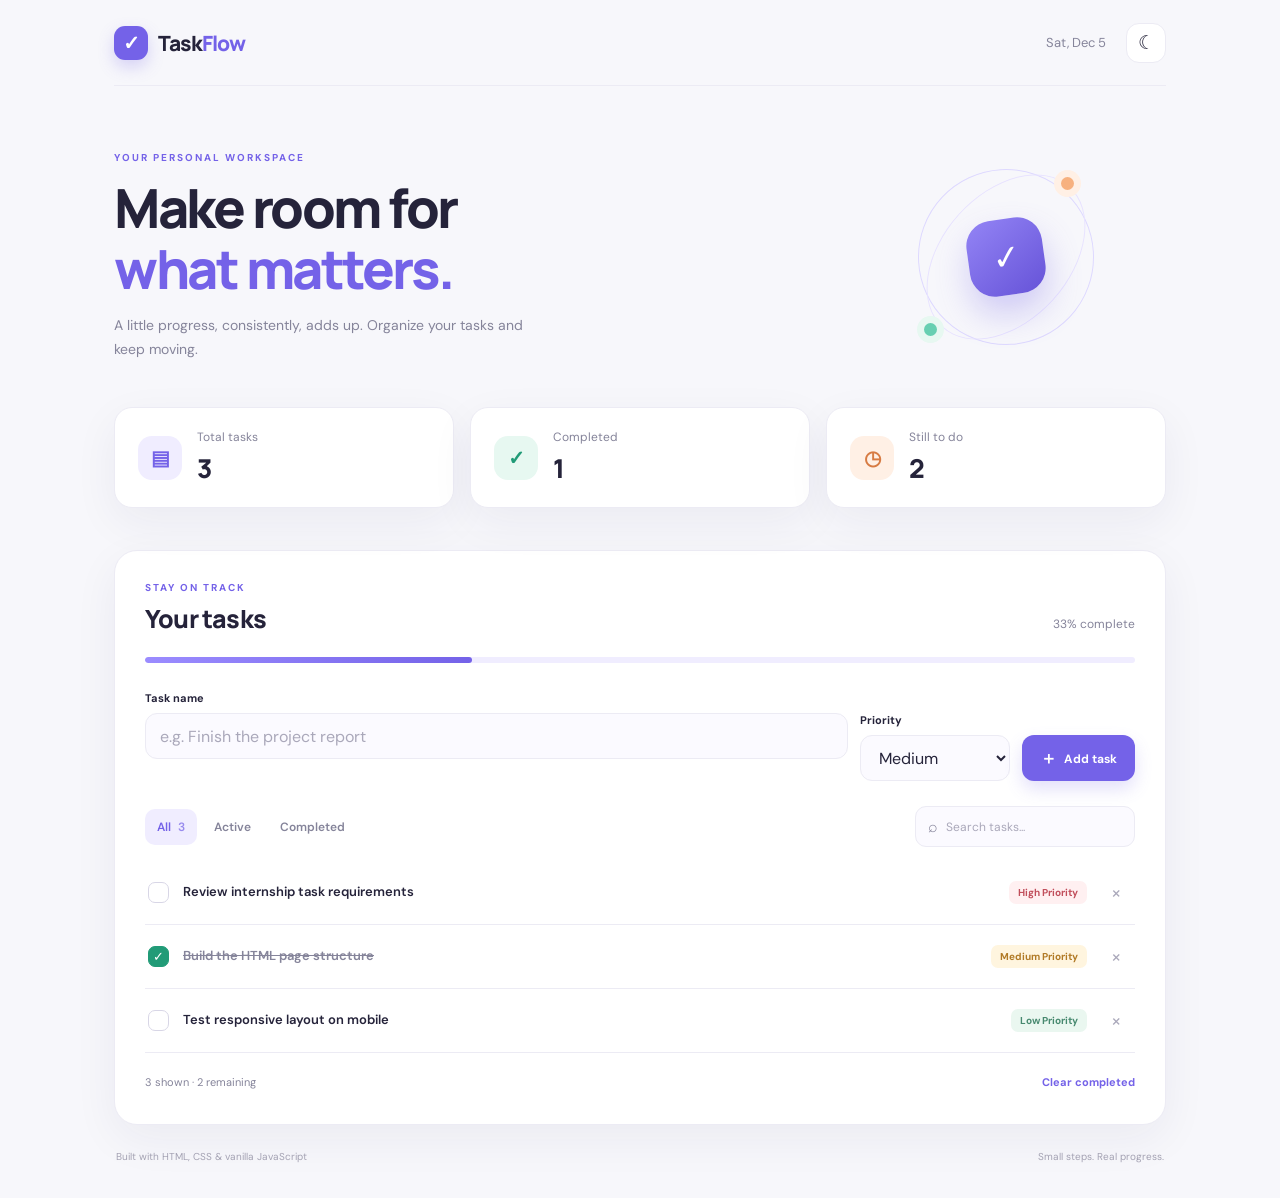
<file: week three/TaskFlow_Interactive_Webpage/index.html>
<!DOCTYPE html>
<html lang="en">
<head>
  <meta charset="UTF-8">
  <meta name="viewport" content="width=device-width, initial-scale=1.0">
  <meta name="description" content="A responsive interactive task manager built with HTML, CSS, and vanilla JavaScript.">
  <title>TaskFlow | Interactive Task Manager</title>
  <link rel="stylesheet" href="styles.css">
  <script src="script.js" defer></script>
</head>
<body>
  <div class="app-shell">
    <header class="topbar">
      <a class="brand" href="#" aria-label="TaskFlow home">
        <span class="brand-mark" aria-hidden="true">✓</span>
        <span>Task<span class="brand-accent">Flow</span></span>
      </a>
      <div class="topbar-actions">
        <span class="today-label" id="todayLabel"></span>
        <button class="icon-button" id="themeToggle" type="button" aria-label="Switch to dark mode" title="Toggle theme">
          <span id="themeIcon" aria-hidden="true">☾</span>
        </button>
      </div>
    </header>

    <main>
      <section class="hero">
        <div>
          <p class="eyebrow">YOUR PERSONAL WORKSPACE</p>
          <h1>Make room for<br><span>what matters.</span></h1>
          <p class="hero-copy">A little progress, consistently, adds up. Organize your tasks and keep moving.</p>
        </div>
        <div class="hero-orbit" aria-hidden="true">
          <div class="orbit orbit-one"></div>
          <div class="orbit orbit-two"></div>
          <div class="orbit-core">✓</div>
          <span class="orbit-dot dot-one"></span><span class="orbit-dot dot-two"></span>
        </div>
      </section>

      <section class="stats-grid" aria-label="Task summary">
        <article class="stat-card">
          <span class="stat-icon lavender" aria-hidden="true">▤</span>
          <div><p class="stat-label">Total tasks</p><p class="stat-value" id="totalCount">0</p></div>
        </article>
        <article class="stat-card">
          <span class="stat-icon mint" aria-hidden="true">✓</span>
          <div><p class="stat-label">Completed</p><p class="stat-value" id="completedCount">0</p></div>
        </article>
        <article class="stat-card">
          <span class="stat-icon peach" aria-hidden="true">◷</span>
          <div><p class="stat-label">Still to do</p><p class="stat-value" id="remainingCount">0</p></div>
        </article>
      </section>

      <section class="workspace">
        <div class="section-heading">
          <div><p class="eyebrow">STAY ON TRACK</p><h2>Your tasks</h2></div>
          <span class="progress-label" id="progressLabel">0% complete</span>
        </div>
        <div class="progress-track" role="progressbar" aria-label="Task completion progress" aria-valuemin="0" aria-valuemax="100" aria-valuenow="0" id="progressBar">
          <div class="progress-fill" id="progressFill"></div>
        </div>

        <form id="taskForm" class="task-form" novalidate>
          <div class="form-field task-name-field">
            <label for="taskInput">Task name</label>
            <input id="taskInput" name="task" type="text" maxlength="100" placeholder="e.g. Finish the project report" autocomplete="off" required>
            <small class="field-error" id="taskError" role="alert"></small>
          </div>
          <div class="form-field priority-field">
            <label for="prioritySelect">Priority</label>
            <select id="prioritySelect" name="priority">
              <option value="low">Low</option>
              <option value="medium" selected>Medium</option>
              <option value="high">High</option>
            </select>
          </div>
          <button class="primary-button add-button" type="submit"><span aria-hidden="true">＋</span> Add task</button>
        </form>

        <div class="toolbar">
          <div class="filter-tabs" role="group" aria-label="Filter tasks">
            <button class="filter-button active" type="button" data-filter="all" aria-pressed="true">All <span id="allTabCount">0</span></button>
            <button class="filter-button" type="button" data-filter="active" aria-pressed="false">Active</button>
            <button class="filter-button" type="button" data-filter="completed" aria-pressed="false">Completed</button>
          </div>
          <label class="search-box" for="searchInput"><span aria-hidden="true">⌕</span><input id="searchInput" type="search" placeholder="Search tasks..." aria-label="Search tasks"></label>
        </div>

        <div class="task-list" id="taskList" aria-live="polite" aria-relevant="additions removals text">
          <!-- Task rows are created by script.js -->
        </div>
        <div class="empty-state" id="emptyState">
          <div class="empty-illustration" aria-hidden="true">✦</div>
          <h3>Your space is clear</h3>
          <p>Add a task above to turn your plans into progress.</p>
        </div>
        <div class="list-footer">
          <span id="listSummary">No tasks yet</span>
          <button class="text-button" id="clearCompleted" type="button" disabled>Clear completed</button>
        </div>
      </section>
      <footer class="footer"><span>Built with HTML, CSS & vanilla JavaScript</span><span>Small steps. Real progress.</span></footer>
    </main>
    <div class="toast" id="toast" role="status" aria-live="polite"></div>
  </div>
</body>
</html>
</file>
<file: week 4/styles.css>
/* TaskFlow: lightweight styles, system fonts, reusable tokens */
:root {
  color-scheme: light;
  --page: #f5f7fb;
  --surface: #ffffff;
  --surface-soft: #f0f3fa;
  --text: #172033;
  --muted: #56627a;
  --border: #dce2ed;
  --accent: #3c4fce;
  --accent-hover: #2d3eaf;
  --accent-soft: #e9ecff;
  --success: #176b4d;
  --success-soft: #e0f5eb;
  --danger: #a12d3b;
  --focus: #d05d16;
  --shadow: 0 16px 42px rgb(30 45 90 / 7%);
  font-family: Inter, ui-sans-serif, system-ui, -apple-system, BlinkMacSystemFont, "Segoe UI", sans-serif;
}
* { box-sizing: border-box; }
html { min-width: 320px; scroll-behavior: smooth; }
body {
  margin: 0;
  background: var(--page);
  color: var(--text);
  line-height: 1.55;
  font-size: 1rem;
}
button, input, select { font: inherit; }
button { cursor: pointer; }
button:disabled { cursor: not-allowed; opacity: .55; }
a { color: inherit; }
:focus-visible { outline: 3px solid var(--focus); outline-offset: 3px; }
.skip-link {
  position: absolute; z-index: 10; top: 8px; left: 8px;
  padding: .65rem 1rem; border-radius: .5rem; background: var(--text); color: white;
  transform: translateY(-160%);
}
.skip-link:focus { transform: translateY(0); }
.site-header { border-bottom: 1px solid var(--border); background: var(--surface); }
.header-inner {
  width: min(1080px, calc(100% - 2rem)); min-height: 76px; margin: 0 auto;
  display: flex; align-items: center; gap: 1rem;
}
.brand { display: inline-flex; align-items: center; gap: .65rem; text-decoration: none; font-weight: 800; letter-spacing: -.03em; font-size: 1.2rem; }
.brand-mark { display: grid; place-items: center; width: 2rem; height: 2rem; border-radius: .7rem; background: var(--accent); color: white; }
.header-note { color: var(--muted); font-size: .9rem; margin-right: auto; }
.theme-toggle, .filter-button, .text-button {
  border: 1px solid var(--border); border-radius: .7rem; background: var(--surface); color: var(--text);
  padding: .55rem .8rem;
}
.theme-toggle { display: inline-flex; align-items: center; gap: .45rem; }
.page-shell { width: min(900px, calc(100% - 2rem)); margin: 0 auto; }
.intro { padding: 3.5rem 0 1.7rem; max-width: 700px; }
.eyebrow { margin: 0 0 .55rem; color: var(--accent); font-size: .76rem; font-weight: 800; letter-spacing: .14em; }
h1, h2, h3, p { margin-top: 0; }
h1 { max-width: 680px; margin-bottom: .8rem; font-size: clamp(2.15rem, 6vw, 3.8rem); line-height: 1.08; letter-spacing: -.055em; }
h1 span { color: var(--accent); }
.intro-copy { max-width: 580px; margin-bottom: 0; color: var(--muted); font-size: 1.08rem; }
.stats-grid { display: grid; grid-template-columns: repeat(3, minmax(0, 1fr)); gap: 1rem; margin: 0 0 1.3rem; }
.stat-card { padding: 1.1rem 1.25rem; border: 1px solid var(--border); border-radius: 1rem; background: var(--surface); }
.stat-label { margin-bottom: .3rem; color: var(--muted); font-size: .88rem; }
.stat-value { margin-bottom: 0; font-size: 1.8rem; font-weight: 800; letter-spacing: -.04em; }
.workspace { padding: clamp(1rem, 3vw, 1.8rem); border: 1px solid var(--border); border-radius: 1.25rem; background: var(--surface); box-shadow: var(--shadow); }
.section-heading { display: flex; align-items: end; justify-content: space-between; gap: 1rem; }
.section-heading h2 { margin-bottom: .7rem; font-size: 1.55rem; letter-spacing: -.035em; }
.progress-copy { padding-bottom: .75rem; color: var(--muted); font-size: .85rem; }
.progress-track { height: .5rem; overflow: hidden; border-radius: 99px; background: var(--surface-soft); }
.progress-fill { display: block; width: 0; height: 100%; border-radius: inherit; background: var(--accent); transition: width 180ms ease; }
.task-form { display: grid; grid-template-columns: minmax(0, 1fr) 140px auto; align-items: start; gap: .8rem; margin: 1.5rem 0; }
.field-group { min-width: 0; }
.field-group label { display: block; margin-bottom: .35rem; font-size: .88rem; font-weight: 700; }
input, select { width: 100%; min-height: 46px; padding: .7rem .8rem; border: 1px solid #aeb9cc; border-radius: .7rem; background: var(--surface); color: var(--text); }
input::placeholder { color: #68748a; opacity: 1; }
.field-help, .field-error { margin: .35rem 0 0; font-size: .78rem; }
.field-help { color: var(--muted); }
.field-error { color: var(--danger); font-weight: 700; }
.primary-button { min-height: 46px; margin-top: 1.6rem; padding: .7rem 1rem; border: 0; border-radius: .7rem; background: var(--accent); color: white; font-weight: 750; white-space: nowrap; }
.primary-button:hover { background: var(--accent-hover); }
.toolbar { display: flex; align-items: center; justify-content: space-between; flex-wrap: wrap; gap: .8rem; padding: 1rem 0; border-top: 1px solid var(--border); border-bottom: 1px solid var(--border); }
.filter-group { display: flex; flex-wrap: wrap; gap: .35rem; }
.filter-button { padding: .48rem .75rem; font-size: .87rem; }
.filter-button.is-active { border-color: var(--accent); background: var(--accent-soft); color: var(--accent); font-weight: 750; }
.search-label { display: flex; align-items: center; gap: .5rem; width: min(240px, 100%); color: var(--muted); }
.search-label input { min-height: 40px; }
.result-summary { margin: 1rem 0 .5rem; color: var(--muted); font-size: .86rem; }
.task-list { display: grid; gap: .65rem; margin: 0; padding: 0; list-style: none; }
.task-item { display: grid; grid-template-columns: auto minmax(0, 1fr) auto; align-items: center; gap: .8rem; padding: .85rem; border: 1px solid var(--border); border-radius: .85rem; }
.task-check { width: 1.25rem; height: 1.25rem; min-height: 1.25rem; margin: 0; accent-color: var(--accent); cursor: pointer; }
.task-title { overflow-wrap: anywhere; margin: 0; font-weight: 650; }
.task-item.is-complete .task-title { color: var(--muted); text-decoration: line-through; }
.task-meta { display: flex; align-items: center; flex-wrap: wrap; gap: .45rem; margin-top: .25rem; }
.priority { display: inline-block; padding: .12rem .45rem; border-radius: 99px; font-size: .72rem; font-weight: 800; text-transform: capitalize; }
.priority-low { background: var(--surface-soft); color: var(--text); }
.priority-medium { background: #fff1d6; color: #754700; }
.priority-high { background: #ffe5e7; color: #8d1f2b; }
.status-label { color: var(--muted); font-size: .75rem; }
.delete-button { border: 1px solid var(--border); border-radius: .6rem; background: var(--surface); color: var(--danger); padding: .45rem .6rem; }
.empty-state { padding: 2.2rem 1rem; text-align: center; color: var(--muted); }
.empty-icon { display: inline-grid; place-items: center; width: 2.5rem; height: 2.5rem; margin-bottom: .5rem; border-radius: .9rem; background: var(--accent-soft); color: var(--accent); font-size: 1.3rem; }
.empty-state h3 { margin-bottom: .25rem; color: var(--text); }
.empty-state p { margin-bottom: 0; }
.list-footer { display: flex; align-items: center; justify-content: space-between; gap: 1rem; margin-top: 1rem; padding-top: 1rem; border-top: 1px solid var(--border); color: var(--muted); font-size: .85rem; }
.text-button { font-size: .83rem; }
.privacy-note { margin: 1.2rem 0 2.5rem; text-align: center; color: var(--muted); font-size: .83rem; }
.privacy-note span { color: var(--success); font-size: .65rem; }
.site-footer { padding: 1.5rem 1rem; border-top: 1px solid var(--border); text-align: center; color: var(--muted); font-size: .82rem; }
.site-footer p { margin-bottom: 0; }
.noscript-note { margin: 1rem; padding: 1rem; border: 2px solid var(--danger); color: var(--danger); }
.visually-hidden { position: absolute; width: 1px; height: 1px; padding: 0; margin: -1px; overflow: hidden; clip: rect(0, 0, 0, 0); white-space: nowrap; border: 0; }

body.dark {
  color-scheme: dark;
  --page: #101522; --surface: #171e2e; --surface-soft: #222b3e; --text: #f2f5fb;
  --muted: #b2bdd1; --border: #354057; --accent: #aeb8ff; --accent-hover: #c4cbff;
  --accent-soft: #292f50; --success: #8ce0b9; --success-soft: #1b3b31; --danger: #ff9ba6;
  --focus: #ffd18a; --shadow: 0 16px 42px rgb(0 0 0 / 18%);
}
body.dark .brand-mark { color: #101522; }
body.dark .filter-button.is-active { color: var(--accent); }
body.dark .priority-medium { background: #4a3516; color: #ffdc94; }
body.dark .priority-high { background: #4a2028; color: #ffb0b8; }
body.dark input, body.dark select { border-color: var(--border); }
body.dark input::placeholder { color: #a8b3c8; }
@media (max-width: 650px) {
  .header-inner { flex-wrap: wrap; padding: .8rem 0; gap: .65rem; }
  .header-note { order: 3; width: 100%; margin: 0; }
  .theme-toggle { margin-left: auto; }
  .intro { padding-top: 2.5rem; }
  .stats-grid { gap: .55rem; }
  .stat-card { padding: .8rem; }
  .stat-value { font-size: 1.5rem; }
  .task-form { grid-template-columns: 1fr 1fr; }
  .field-group:first-child { grid-column: 1 / -1; }
  .primary-button { margin-top: 1.55rem; }
  .section-heading { align-items: start; }
  .search-label { width: 100%; }
}
@media (max-width: 400px) {
  .stats-grid { grid-template-columns: 1fr; }
  .task-form { grid-template-columns: 1fr; }
  .field-group:first-child { grid-column: auto; }
  .primary-button { margin-top: 0; }
  .task-item { gap: .55rem; padding: .7rem; }
  .list-footer { align-items: start; flex-direction: column; }
}
@media (prefers-reduced-motion: reduce) {
  *, *::before, *::after { scroll-behavior: auto !important; animation-duration: .01ms !important; animation-iteration-count: 1 !important; transition-duration: .01ms !important; }
}
@media (forced-colors: active) {
  .priority, .brand-mark, .empty-icon { border: 1px solid ButtonText; }
  .progress-fill { background: Highlight; }
}
</file>
<file: week 5/css/styles.css>
:root{color-scheme:light;--bg:#f5f6fc;--card:#fff;--soft:#f0f2fb;--ink:#1b2339;--muted:#69748b;--line:#e0e5ef;--accent:#4b53d5;--accent-soft:#ebedff;--danger:#a32e43;--focus:#b94e12;font-family:Inter,system-ui,-apple-system,"Segoe UI",sans-serif}
*{box-sizing:border-box}body{margin:0;background:var(--bg);color:var(--ink);font-size:15px;line-height:1.5}button,input,select{font:inherit}button,a{-webkit-tap-highlight-color:transparent}button{cursor:pointer}a{color:inherit}:focus-visible{outline:3px solid var(--focus);outline-offset:3px}.skip{position:fixed;top:8px;left:8px;z-index:9;background:var(--ink);color:white;padding:.7rem 1rem;transform:translateY(-150%)}.skip:focus{transform:none}
.shell{min-height:100vh;display:grid;grid-template-columns:235px minmax(0,1fr)}.sidebar{display:flex;flex-direction:column;background:var(--card);border-right:1px solid var(--line);padding:1.5rem 1rem}.brand{display:flex;align-items:center;gap:.7rem;text-decoration:none;font-weight:850;font-size:1.25rem}.logo{display:grid;place-items:center;width:2.2rem;height:2.2rem;border-radius:.7rem;background:var(--accent);color:white}.nav-label{margin:2.4rem .7rem .7rem;color:var(--muted);font-size:.7rem;letter-spacing:.14em;font-weight:800}nav{display:grid;gap:.35rem}nav a{display:flex;gap:.7rem;align-items:center;padding:.7rem .8rem;border-radius:.7rem;text-decoration:none;color:var(--muted);font-weight:650}nav a span{flex:1}nav a:hover{background:var(--soft);color:var(--ink)}nav a.active{background:var(--accent-soft);color:var(--accent)}nav b{font-size:.75rem;padding:.1rem .4rem;border-radius:1rem;background:var(--card)}.profile{display:flex;align-items:center;gap:.6rem;margin-top:auto;padding-top:1rem;border-top:1px solid var(--line)}.avatar{display:grid;place-items:center;width:2.2rem;height:2.2rem;border-radius:50%;background:#f8d8bd;color:#6b3e20;font-weight:800}.profile span:nth-child(2){display:grid;font-size:.78rem}.profile small{color:var(--muted)}.icon-btn{margin-left:auto;border:1px solid var(--line);background:var(--card);color:var(--ink);border-radius:.6rem;width:2.2rem;height:2.2rem}
.main-column{min-width:0;display:flex;flex-direction:column}.topbar{display:flex;justify-content:space-between;align-items:center;gap:1rem;padding:1.6rem clamp(1rem,3vw,2.5rem);background:var(--card);border-bottom:1px solid var(--line)}.topbar p{margin:0 0 .3rem;color:var(--muted);font-size:.78rem}.topbar h1{margin:0;font-size:clamp(1.3rem,2.5vw,1.9rem);letter-spacing:-.04em}.primary,.secondary{border:1px solid transparent;border-radius:.7rem;padding:.7rem 1rem;min-height:42px;font-weight:750}.primary{background:var(--accent);color:white}.primary:hover{filter:brightness(.92)}.secondary{background:var(--card);border-color:var(--line);color:var(--ink)}main{flex:1;min-width:0}.view{width:min(1150px,100%);padding:clamp(1.1rem,3vw,2.4rem);margin:auto;animation:appear .2s ease both}@keyframes appear{from{opacity:.4;transform:translateY(5px)}to{opacity:1;transform:none}}.intro{display:flex;align-items:end;justify-content:space-between;gap:1rem;margin-bottom:1.3rem}.eyebrow{margin:0 0 .4rem;color:var(--accent);font-size:.7rem;font-weight:850;letter-spacing:.14em}.intro h2{margin:0;font-size:1.55rem;letter-spacing:-.04em}.intro p:last-child{margin:.4rem 0 0;color:var(--muted)}.grid{display:grid;gap:1rem}.stats{grid-template-columns:repeat(3,minmax(0,1fr));margin-bottom:1rem}.card{min-width:0;padding:1.2rem;border:1px solid var(--line);border-radius:1rem;background:var(--card);box-shadow:0 12px 35px #202b5010}.stat-label{color:var(--muted);font-size:.83rem}.stat-number{margin:.5rem 0;font-size:2rem;font-weight:850;letter-spacing:-.05em}.muted{color:var(--muted)}.columns{grid-template-columns:minmax(0,1.4fr) minmax(250px,1fr);align-items:start}.card-head{display:flex;justify-content:space-between;align-items:center;gap:.7rem;margin-bottom:.7rem}.card-head h3{margin:0;font-size:1rem}.link{color:var(--accent);font-weight:750;text-decoration:none;font-size:.83rem}.task-list{list-style:none;padding:0;margin:0}.task{display:grid;grid-template-columns:auto minmax(0,1fr) auto;align-items:center;gap:.7rem;padding:.8rem 0;border-top:1px solid var(--line)}.task:first-child{border-top:0}.check{width:1.15rem;height:1.15rem;margin:0;accent-color:var(--accent)}.task-name{margin:0;font-weight:650;overflow-wrap:anywhere}.task.done .task-name{text-decoration:line-through;color:var(--muted)}.meta{display:flex;gap:.4rem;flex-wrap:wrap;margin-top:.25rem;color:var(--muted);font-size:.75rem}.pill{padding:.12rem .5rem;border-radius:99px;background:var(--soft);font-size:.7rem;font-weight:800;text-transform:capitalize}.pill.high{background:#ffe7eb;color:#9b2639}.pill.medium{background:#fff0d8;color:#88500a}.delete{border:1px solid var(--line);border-radius:.55rem;background:var(--card);color:var(--danger);padding:.4rem .55rem}.empty{text-align:center;padding:2rem 1rem;color:var(--muted)}.empty h3{color:var(--ink);margin:.3rem 0}.filterbar{display:flex;justify-content:space-between;flex-wrap:wrap;gap:.7rem;margin-bottom:1rem}.filters{display:flex;gap:.35rem;flex-wrap:wrap}.filter{border:1px solid var(--line);border-radius:.6rem;background:var(--card);color:var(--muted);padding:.5rem .7rem}.filter[aria-pressed=true]{background:var(--accent-soft);color:var(--accent);border-color:var(--accent)}input,select{width:100%;min-height:43px;padding:.65rem .75rem;border:1px solid #aeb9cb;border-radius:.65rem;background:var(--card);color:var(--ink)}.search{width:min(270px,100%)}.bar-row{display:grid;grid-template-columns:85px 1fr 25px;gap:.7rem;align-items:center;margin:.9rem 0;font-size:.85rem}.track{height:.6rem;background:var(--soft);border-radius:99px;overflow:hidden}.fill{height:100%;background:var(--accent);border-radius:99px}.feature{padding:.9rem 0;border-top:1px solid var(--line)}.feature:first-child{border-top:0}.feature h3{font-size:.95rem;margin:0 0 .2rem}.feature p{color:var(--muted);margin:0;font-size:.85rem}footer{display:flex;justify-content:space-between;gap:1rem;padding:1rem clamp(1rem,3vw,2.5rem);border-top:1px solid var(--line);font-size:.75rem;color:var(--muted)}
dialog{width:min(460px,calc(100% - 2rem));padding:1.5rem;border:1px solid var(--line);border-radius:1rem;background:var(--card);color:var(--ink);box-shadow:0 25px 90px #0004}dialog::backdrop{background:#11182d99;backdrop-filter:blur(3px)}dialog form{display:grid;gap:.55rem}.dialog-head{display:flex;justify-content:space-between;align-items:start;margin-bottom:.5rem}.dialog-head small{color:var(--accent);font-weight:800;letter-spacing:.1em}.dialog-head h2{margin:.2rem 0}.dialog-head .icon-btn{margin:0}.dialog-actions{display:flex;justify-content:end;gap:.6rem;margin-top:1rem}.error{color:var(--danger);font-weight:700;font-size:.82rem}.visually-hidden{position:absolute;width:1px;height:1px;padding:0;margin:-1px;overflow:hidden;clip:rect(0,0,0,0);white-space:nowrap;border:0}
body.dark{color-scheme:dark;--bg:#101522;--card:#171e2e;--soft:#222c40;--ink:#f2f5fb;--muted:#b3bed2;--line:#354158;--accent:#b3bcff;--accent-soft:#2b3154;--focus:#ffd18a}body.dark .primary{color:#11172a}body.dark input,body.dark select{border-color:var(--line)}body.dark .pill.high{background:#4a202b;color:#ffabb5}body.dark .pill.medium{background:#47361d;color:#ffce7b}
@media(max-width:850px){.shell{grid-template-columns:75px minmax(0,1fr)}.sidebar{align-items:center;padding-inline:.5rem}.brand{font-size:0}.brand .logo{font-size:1rem}.nav-label,.profile span:nth-child(2),.profile .icon-btn,nav a span,nav b{display:none}nav{width:100%;margin-top:2rem}nav a{justify-content:center;padding:.8rem .2rem}.profile{justify-content:center;width:100%}.columns{grid-template-columns:1fr}}
@media(max-width:600px){.shell{display:block}.sidebar{position:sticky;top:0;z-index:5;min-height:auto;flex-direction:row;justify-content:space-between;padding:.55rem .7rem;border-right:0;border-bottom:1px solid var(--line)}.brand{font-size:1.1rem}.nav-label,.profile{display:none}nav{display:flex;width:auto;margin:0;gap:.15rem}nav a{font-size:.8rem;padding:.55rem .45rem;gap:.25rem}nav a span{display:inline}nav a b{display:none}.topbar{padding:1rem;align-items:start}.topbar h1{font-size:1.25rem}.topbar .primary{padding:.6rem .7rem}.view{padding:1rem}.stats{grid-template-columns:1fr}.stat-number{font-size:1.6rem}.intro{align-items:start;flex-direction:column}footer{flex-direction:column;gap:.2rem;padding:1rem}.search{width:100%}}
@media(prefers-reduced-motion:reduce){*,*::before,*::after{scroll-behavior:auto!important;animation-duration:.01ms!important;animation-iteration-count:1!important;transition-duration:.01ms!important}}@media(forced-colors:active){.active,.pill,.logo{border:1px solid ButtonText}.fill{background:Highlight}}
</file>
<file: week one/styles.css>
/* ==========================================================
   Lamplight Study Hub – styles.css
   Contents: 1 Tokens · 2 Reset · 3 Base · 4 Layout
             5 Header · 6 Hero · 7 Sections · 8 Table
             9 Quote · 10 Form · 11 Footer · 12 Utilities
             13 Breakpoints (mobile-first)
   ========================================================== */

/* 1. Tokens */
:root {
  --ink: #1b2a4a;
  --lamp: #f4b942;
  --lamp-dark: #c98a0b;
  --sky: #e8eef8;
  --paper: #ffffff;
  --text: #1f2937;
  --muted: #4b5563;
  --line: #cfd8e6;

  --font-head: "Bricolage Grotesque", "Trebuchet MS", system-ui, sans-serif;
  --font-body: "Source Sans 3", "Segoe UI", system-ui, sans-serif;

  --step-0: 1.0625rem;
  --step-1: 1.25rem;
  --step-2: clamp(1.6rem, 1.2rem + 1.6vw, 2.2rem);
  --step-3: clamp(2.2rem, 1.4rem + 3.6vw, 3.8rem);

  --space-1: 0.5rem;
  --space-2: 1rem;
  --space-3: 1.5rem;
  --space-4: 3rem;
  --space-5: 4.5rem;

  --radius: 10px;
  --max: 68rem;
}

/* 2. Reset */
*, *::before, *::after { box-sizing: border-box; }
* { margin: 0; }
img, svg { max-width: 100%; display: block; }
ul { padding: 0; list-style: none; }
input, select, button { font: inherit; }

/* 3. Base */
html { scroll-behavior: smooth; scroll-padding-top: 5rem; }
body {
  font-family: var(--font-body);
  font-size: var(--step-0);
  line-height: 1.6;
  color: var(--text);
  background: var(--paper);
}
h1, h2, h3 {
  font-family: var(--font-head);
  line-height: 1.15;
  color: var(--ink);
}
h1 { font-size: var(--step-3); letter-spacing: -0.02em; }
h2 { font-size: var(--step-2); margin-bottom: var(--space-3); }
h3 { font-size: var(--step-1); margin-bottom: var(--space-1); }
p { max-width: 62ch; }
a { color: inherit; }
:focus-visible { outline: 3px solid var(--lamp-dark); outline-offset: 3px; }

/* 4. Layout */
.container { width: min(100% - 2.5rem, var(--max)); margin-inline: auto; }
.narrow { max-width: 44rem; }
.section { padding-block: var(--space-4); }
.section-tint { background: var(--sky); }
.section-dark { background: var(--ink); color: #fff; }
.section-dark h2 { color: #fff; }

/* Buttons */
.btn {
  display: inline-block;
  padding: 0.75rem 1.4rem;
  border-radius: var(--radius);
  background: var(--ink);
  color: #fff;
  font-weight: 600;
  text-decoration: none;
  border: 2px solid var(--ink);
  cursor: pointer;
}
.btn:hover { background: #121d36; }
.btn-ghost { background: transparent; color: var(--ink); }
.btn-ghost:hover { background: var(--ink); color: #fff; }
.btn-small { padding: 0.45rem 1rem; }
.btn-accent { background: var(--lamp); border-color: var(--lamp); color: var(--ink); }
.btn-accent:hover { background: #ffd070; }

/* 5. Header */
.skip-link {
  position: absolute; left: -999px; top: 0;
  background: var(--lamp); color: var(--ink); padding: 0.5rem 1rem; z-index: 20;
}
.skip-link:focus { left: 0; }
.site-header {
  position: sticky; top: 0; z-index: 10;
  background: var(--paper);
  border-bottom: 1px solid var(--line);
}
.header-inner {
  display: flex; flex-wrap: wrap; align-items: center;
  justify-content: space-between; gap: var(--space-1) var(--space-3);
  padding-block: 0.75rem;
}
.logo {
  display: flex; align-items: center; gap: 0.6rem;
  font-family: var(--font-head); font-weight: 700; font-size: 1.35rem;
  color: var(--ink); text-decoration: none;
}
.logo-mark {
  width: 1.1rem; height: 1.5rem; background: var(--lamp);
  border-radius: 50% 50% 4px 4px; box-shadow: 0 0 0 3px var(--sky);
}
.site-nav ul { display: flex; flex-wrap: wrap; align-items: center; gap: var(--space-1) var(--space-3); }
.site-nav a:not(.btn) { text-decoration: none; font-weight: 600; }
.site-nav a:not(.btn):hover { text-decoration: underline; text-underline-offset: 4px; }

/* 6. Hero */
.hero { padding-block: var(--space-4); background: linear-gradient(180deg, var(--sky), var(--paper)); }
.hero-inner { display: grid; gap: var(--space-4); align-items: center; }
.lead { font-size: var(--step-1); margin-block: var(--space-2) var(--space-3); color: var(--muted); }
.hero-actions { display: flex; flex-wrap: wrap; gap: var(--space-2); }

.week-card {
  background: var(--paper);
  border: 2px solid var(--ink);
  border-top: 8px solid var(--lamp);
  border-radius: var(--radius);
  padding: var(--space-3);
}
.week-card h2 { font-size: var(--step-1); margin-bottom: var(--space-2); }
.week-card li {
  display: flex; justify-content: space-between; gap: var(--space-2);
  padding-block: 0.7rem; border-bottom: 1px solid var(--line);
}
.week-card li span { color: var(--muted); text-align: right; }
.seats { margin-top: var(--space-2); font-weight: 600; color: var(--lamp-dark); }

/* 7. Content sections */
.card-grid { display: grid; gap: var(--space-3); }
.card {
  padding: var(--space-3);
  border: 1px solid var(--line);
  border-left: 6px solid var(--lamp);
  border-radius: var(--radius);
}

/* 8. Table */
.table-wrap { overflow-x: auto; background: var(--paper); border: 1px solid var(--line); border-radius: var(--radius); }
table { width: 100%; border-collapse: collapse; min-width: 30rem; }
th, td { padding: 0.85rem 1rem; text-align: left; border-bottom: 1px solid var(--line); }
thead th { background: var(--ink); color: #fff; }
tbody tr:last-child > * { border-bottom: 0; }
tbody th { color: var(--ink); }

/* 9. Quote */
.quote blockquote { font-family: var(--font-head); font-size: var(--step-2); line-height: 1.3; color: var(--ink); }
.quote figcaption { margin-top: var(--space-2); color: var(--muted); font-weight: 600; }

/* 10. Form */
.join-inner { display: grid; gap: var(--space-3); }
.form { display: grid; gap: 0.4rem; background: var(--paper); color: var(--text); padding: var(--space-3); border-radius: var(--radius); }
.form label { font-weight: 600; color: var(--ink); margin-top: 0.6rem; }
.form input, .form select {
  width: 100%; padding: 0.7rem 0.8rem;
  border: 2px solid var(--line); border-radius: 8px; background: #fff; color: var(--text);
}
.form .btn { margin-top: var(--space-2); }

/* 11. Footer */
.site-footer { background: #121d36; color: #d6deec; padding-block: var(--space-4) var(--space-2); }
.footer-grid { display: grid; gap: var(--space-3); }
.footer-title { font-family: var(--font-head); color: #fff; font-weight: 700; margin-bottom: 0.4rem; }
.site-footer address { font-style: normal; }
.site-footer a { text-decoration: none; }
.site-footer a:hover { text-decoration: underline; }
.copyright { margin-top: var(--space-3); padding-top: var(--space-2); border-top: 1px solid #2c3b5e; font-size: 0.9rem; max-width: none; }

/* 12. Utilities */
.visually-hidden {
  position: absolute; width: 1px; height: 1px; overflow: hidden;
  clip: rect(0 0 0 0); white-space: nowrap;
}

/* 13. Breakpoints */
@media (min-width: 40em) {            /* ≥ 640px: tablets */
  .card-grid { grid-template-columns: repeat(3, 1fr); }
  .footer-grid { grid-template-columns: 2fr 1fr 1fr; }
  .section { padding-block: var(--space-5); }
}
@media (min-width: 60em) {            /* ≥ 960px: desktops */
  .hero-inner { grid-template-columns: 1.3fr 1fr; gap: var(--space-5); }
  .join-inner { grid-template-columns: 1fr 1fr; align-items: start; gap: var(--space-5); }
  .hero { padding-block: var(--space-5); }
}
@media (max-width: 30em) {            /* ≤ 480px: small phones */
  .week-card li { flex-direction: column; gap: 0; }
  .week-card li span { text-align: left; }
  .hero-actions .btn { width: 100%; text-align: center; }
}
@media (prefers-reduced-motion: reduce) {
  html { scroll-behavior: auto; }
}
</file>
<file: week two/styles.css>
/* ==========================================================
   Lagoon Wings – responsive stylesheet
   1 Tokens · 2 Reset · 3 Base · 4 Layout · 5 Header · 6 Hero
   7 Species (container queries) · 8 Season table · 9 Gallery
   10 Visit · 11 Footer · 12 Utilities · 13 Media queries
   Approach: mobile-first. Base rules = phones; queries add
   complexity as the viewport (or container) grows.
   ========================================================== */

/* 1. Tokens */
:root {
  --deep: #0b2e33;
  --lagoon: #0f5c63;
  --mist: #eef3f2;
  --flamingo: #e8618c;
  --flamingo-dark: #b4305c;
  --ink: #1d2b2e;
  --muted: #475c60;
  --line: #c6d5d3;
  --white: #fff;

  --font-head: "Young Serif", Georgia, "Times New Roman", serif;
  --font-body: "Work Sans", "Segoe UI", system-ui, sans-serif;

  /* Fluid type: min, preferred (viewport-based), max */
  --fs-body: clamp(1rem, 0.95rem + 0.25vw, 1.125rem);
  --fs-h3: clamp(1.15rem, 1.05rem + 0.5vw, 1.4rem);
  --fs-h2: clamp(1.6rem, 1.2rem + 2vw, 2.4rem);
  --fs-h1: clamp(2.2rem, 1.3rem + 4.5vw, 4rem);

  /* Fluid spacing */
  --gap: clamp(1rem, 0.6rem + 2vw, 2rem);
  --section: clamp(2.5rem, 1.5rem + 5vw, 5.5rem);
  --max: 72rem;
  --radius: 12px;
}

/* 2. Reset */
*, *::before, *::after { box-sizing: border-box; }
* { margin: 0; }
img { display: block; max-width: 100%; height: auto; }
ul { padding: 0; list-style: none; }
table { border-collapse: collapse; }

/* 3. Base */
html { scroll-behavior: smooth; scroll-padding-top: 1rem; -webkit-text-size-adjust: 100%; }
body { font-family: var(--font-body); font-size: var(--fs-body); line-height: 1.65; color: var(--ink); background: var(--white); }
h1, h2, h3 { font-family: var(--font-head); font-weight: 400; line-height: 1.15; color: var(--deep); text-wrap: balance; }
h1 { font-size: var(--fs-h1); }
h2 { font-size: var(--fs-h2); margin-block-end: var(--gap); }
h3 { font-size: var(--fs-h3); margin-block-end: 0.4rem; }
p { max-inline-size: 62ch; }
p + p { margin-block-start: 1em; }
a { color: inherit; }
:focus-visible { outline: 3px solid var(--flamingo-dark); outline-offset: 3px; }

/* 4. Layout helpers */
.wrap { inline-size: min(100% - 2rem, var(--max)); margin-inline: auto; }
.section { padding-block: var(--section); }
.tint { background: var(--mist); }

.btn {
  display: inline-block; padding: 0.8rem 1.5rem; border-radius: 999px;
  background: var(--flamingo-dark); color: var(--white); font-weight: 600; text-decoration: none;
}

/* 5. Header */
.skip-link { position: absolute; inset-inline-start: -999px; background: var(--white); padding: 0.5rem 1rem; z-index: 30; }
.skip-link:focus { inset-inline-start: 0.5rem; inset-block-start: 0.5rem; }
.site-header { background: var(--deep); color: var(--white); }
.header-inner { display: flex; flex-direction: column; gap: 0.25rem; padding-block: 0.75rem; }
.brand { font-family: var(--font-head); font-size: 1.4rem; text-decoration: none; }
.nav-list { display: flex; gap: 1.25rem; overflow-x: auto; padding-block: 0.25rem; white-space: nowrap; }
.nav-list a { display: inline-block; padding-block: 0.4rem; text-decoration: none; }

/* 6. Hero */
.hero { display: grid; }
.hero picture, .hero img { grid-area: 1 / 1; inline-size: 100%; }
.hero img { block-size: min(70svh, 34rem); object-fit: cover; }
.hero-text { grid-area: 2 / 1; padding-block: var(--gap); }
.hero-text p:not(:last-child) { color: var(--muted); font-size: 1.1em; margin-block: 1rem 1.25rem; }

/* 7. Species – laid out by the width of the grid's container,
      not by the viewport (container queries) */
.species-grid { container-type: inline-size; display: grid; gap: var(--gap); }
.species { border: 1px solid var(--line); border-radius: var(--radius); overflow: hidden; background: var(--white); }
.species img { inline-size: 100%; aspect-ratio: 4 / 3; object-fit: cover; }
.species-body { padding: 1.1rem 1.25rem 1.4rem; }

@container (min-width: 34rem) {
  .species { display: grid; grid-template-columns: minmax(10rem, 40%) 1fr; align-items: stretch; }
  .species img { block-size: 100%; aspect-ratio: auto; }
}
@container (min-width: 58rem) {
  .species-grid { grid-template-columns: repeat(3, 1fr); }
  .species { display: block; }
  .species img { block-size: auto; aspect-ratio: 4 / 3; }
}

/* 8. Season table – stacked "cards" on small screens */
.season-table { inline-size: 100%; background: var(--white); border-radius: var(--radius); overflow: hidden; }
.season-table thead { position: absolute; inline-size: 1px; block-size: 1px; overflow: hidden; clip: rect(0 0 0 0); }
.season-table tr { display: block; padding: 0.9rem 1rem; border-block-end: 1px solid var(--line); }
.season-table tr:last-child { border-block-end: 0; }
.season-table th, .season-table td { display: block; padding: 0.15rem 0; text-align: start; font-weight: 400; }
.season-table tbody th { font-weight: 600; color: var(--deep); }
.season-table td::before { content: attr(data-label) ": "; font-weight: 600; color: var(--muted); }

/* 9. Gallery – auto-fit grid, no breakpoints needed for columns */
.gallery { display: grid; gap: var(--gap); grid-template-columns: repeat(auto-fit, minmax(min(100%, 15rem), 1fr)); }
.gallery figure { overflow: hidden; border-radius: var(--radius); background: var(--mist); }
.gallery img { inline-size: 100%; aspect-ratio: 4 / 3; object-fit: cover; }
.gallery figcaption { padding: 0.6rem 0.9rem; font-size: 0.95em; color: var(--muted); }
.gallery .wide { grid-column: 1 / -1; }
.gallery .wide img { aspect-ratio: 16 / 9; }

/* 10. Visit */
.visit-grid { display: grid; gap: var(--gap); }
.checklist { background: var(--white); border: 2px solid var(--lagoon); border-radius: var(--radius); padding: 1.25rem 1.5rem; align-self: start; }
.checklist li { padding-block: 0.4rem; border-block-end: 1px solid var(--line); }
.checklist li:last-child { border-block-end: 0; }

/* 11. Footer */
.site-footer { background: var(--deep); color: #cfe0e0; padding-block: 2rem; }
.site-footer .small { font-size: 0.9rem; margin-block-start: 0.5rem; }

/* 12. Utilities */
.visually-hidden { position: absolute; inline-size: 1px; block-size: 1px; overflow: hidden; clip: rect(0 0 0 0); white-space: nowrap; }

/* 13. Media queries (mobile-first) */

/* Tablets and up: 768px */
@media (min-width: 48em) {
  .header-inner { flex-direction: row; align-items: center; justify-content: space-between; }
  .site-header { position: sticky; inset-block-start: 0; z-index: 20; }
  html { scroll-padding-top: 4.5rem; }
  .nav-list { overflow: visible; }
  .hero img { block-size: min(60svh, 30rem); }

  /* Table returns to a true table */
  .season-table thead { position: static; inline-size: auto; block-size: auto; overflow: visible; clip: auto; }
  .season-table thead th { background: var(--lagoon); color: var(--white); text-align: start; padding: 0.9rem 1rem; }
  .season-table tr { display: table-row; padding: 0; }
  .season-table th, .season-table td { display: table-cell; padding: 0.9rem 1rem; border-block-end: 1px solid var(--line); }
  .season-table tbody tr:last-child > * { border-block-end: 0; }
  .season-table td::before { content: none; }

  .visit-grid { grid-template-columns: 1.6fr 1fr; }
  .gallery { grid-template-columns: repeat(3, 1fr); }
}

/* Desktops: 1024px – text panel overlays the hero image */
@media (min-width: 64em) {
  .hero-text { grid-area: 1 / 1; align-self: end; justify-self: start; margin-inline-start: max(1rem, calc((100% - var(--max)) / 2)); margin-block-end: 2rem; padding: 2rem; max-inline-size: 34rem; background: rgba(255, 255, 255, 0.94); border-radius: var(--radius); }
  .hero img { block-size: min(65svh, 36rem); }
  .hero-text.wrap { inline-size: auto; }
}

/* Large screens: stop the layout stretching forever */
@media (min-width: 90em) {
  :root { --max: 80rem; }
}

/* Small phones */
@media (max-width: 22.5em) {
  .btn { display: block; text-align: center; }
  .nav-list { gap: 0.9rem; }
}

/* Phones held sideways: little vertical room */
@media (orientation: landscape) and (max-height: 30em) {
  .hero img { block-size: 60svh; }
  .site-header { position: static; }
}

/* Touch screens: larger tap targets */
@media (pointer: coarse) {
  .nav-list a, .btn { min-block-size: 44px; display: inline-flex; align-items: center; }
}

/* Mouse users: hover feedback */
@media (hover: hover) {
  .nav-list a:hover { text-decoration: underline; text-underline-offset: 5px; }
  .btn:hover { background: var(--deep); }
  .species, .gallery figure { transition: box-shadow 0.2s; }
  .species:hover, .gallery figure:hover { box-shadow: 0 6px 18px rgba(11, 46, 51, 0.18); }
}

/* Accessibility preferences */
@media (prefers-reduced-motion: reduce) {
  html { scroll-behavior: auto; }
  * { transition: none !important; }
}

/* Print */
@media print {
  .site-header, .skip-link, .btn { display: none; }
  body { color: #000; }
  .hero img, .gallery img { max-block-size: 8cm; }
  .tint { background: none; }
}
</file>
<file: week three/TaskFlow_Interactive_Webpage/styles.css>
@import url('https://fonts.googleapis.com/css2?family=DM+Sans:wght@400;500;600;700&family=Manrope:wght@400;500;600;700;800&display=swap');

:root {
  color-scheme: light;
  --page: #f7f7fb;
  --surface: #ffffff;
  --surface-soft: #fbfaff;
  --text: #25233a;
  --muted: #85849a;
  --line: #ecebf4;
  --purple: #7462e8;
  --purple-dark: #5f4ed0;
  --purple-soft: #f0edff;
  --green: #219b77;
  --green-soft: #e7f8f1;
  --orange: #d77b43;
  --orange-soft: #fff0e5;
  --red: #d65e6c;
  --shadow: 0 14px 45px rgba(41, 35, 89, .06);
}
* { box-sizing: border-box; }
body {
  margin: 0; min-height: 100vh; background: var(--page); color: var(--text);
  font-family: 'DM Sans', sans-serif; transition: background .25s ease, color .25s ease;
}
button, input, select { font: inherit; }
button { cursor: pointer; }
button:focus-visible, input:focus-visible, select:focus-visible, a:focus-visible {
  outline: 3px solid rgba(116, 98, 232, .35); outline-offset: 3px;
}
.app-shell { max-width: 1120px; margin: 0 auto; padding: 0 34px; }
.topbar { height: 86px; display: flex; align-items: center; justify-content: space-between; border-bottom: 1px solid var(--line); }
.brand { display: inline-flex; align-items: center; gap: 10px; text-decoration: none; color: var(--text); font: 800 21px 'Manrope', sans-serif; letter-spacing: -.8px; }
.brand-mark { display: grid; place-items: center; width: 34px; height: 34px; border-radius: 11px; background: var(--purple); color: #fff; font-size: 20px; box-shadow: 0 7px 16px rgba(116,98,232,.25); }
.brand-accent { color: var(--purple); }
.topbar-actions { display: flex; align-items: center; gap: 20px; }
.today-label { color: var(--muted); font-size: 13px; }
.icon-button { display: grid; place-items: center; border: 1px solid var(--line); background: var(--surface); color: var(--text); width: 40px; height: 40px; border-radius: 13px; font-size: 19px; transition: transform .2s, border-color .2s; }
.icon-button:hover { transform: translateY(-2px); border-color: var(--purple); }
main { padding-top: 48px; }
.hero { display: flex; align-items: center; justify-content: space-between; min-height: 245px; overflow: hidden; }
.eyebrow { color: var(--purple); font-size: 10px; font-weight: 700; letter-spacing: 2px; margin: 0 0 13px; }
h1, h2, h3, p { margin-top: 0; }
h1 { font: 800 clamp(36px, 5vw, 54px)/1.12 'Manrope', sans-serif; letter-spacing: -2.5px; margin-bottom: 16px; }
h1 span { color: var(--purple); }
.hero-copy { max-width: 410px; color: var(--muted); line-height: 1.7; font-size: 14px; margin-bottom: 0; }
.hero-orbit { width: 210px; height: 210px; position: relative; flex: 0 0 210px; margin-right: 55px; display: grid; place-items: center; }
.orbit { position: absolute; border: 1px solid #ded9ff; border-radius: 50%; transform: rotate(-25deg); }
.orbit-one { width: 176px; height: 176px; }
.orbit-two { width: 128px; height: 190px; border-color: #e8e3ff; transform: rotate(42deg); }
.orbit-core { width: 76px; height: 76px; display: grid; place-items: center; border-radius: 25px; color: white; font-size: 34px; background: linear-gradient(145deg, #9384f5, #6653d8); box-shadow: 0 18px 34px rgba(116,98,232,.3); transform: rotate(-8deg); }
.orbit-dot { position: absolute; width: 13px; height: 13px; border-radius: 50%; background: #f7b17f; box-shadow: 0 0 0 7px #fff0e5; }
.dot-one { top: 25px; right: 37px; }.dot-two { bottom: 26px; left: 23px; background: #67cfb1; box-shadow: 0 0 0 7px #e7f8f1; }
.stats-grid { display: grid; grid-template-columns: repeat(3, 1fr); gap: 16px; margin: 28px 0 42px; }
.stat-card { display: flex; align-items: center; gap: 15px; background: var(--surface); border: 1px solid var(--line); border-radius: 18px; padding: 21px 23px; box-shadow: var(--shadow); }
.stat-icon { width: 44px; height: 44px; display: grid; place-items: center; border-radius: 14px; font-size: 20px; font-weight: 700; }
.lavender { color: var(--purple); background: var(--purple-soft); }.mint { color: var(--green); background: var(--green-soft); }.peach { color: var(--orange); background: var(--orange-soft); }
.stat-label { color: var(--muted); font-size: 12px; margin: 0 0 5px; }.stat-value { font: 800 26px 'Manrope', sans-serif; letter-spacing: -.8px; margin: 0; }
.workspace { background: var(--surface); border: 1px solid var(--line); border-radius: 23px; padding: 30px; box-shadow: var(--shadow); }
.section-heading { display: flex; justify-content: space-between; align-items: end; gap: 16px; }
.section-heading .eyebrow { margin-bottom: 7px; }.section-heading h2 { font: 800 25px 'Manrope', sans-serif; letter-spacing: -.8px; margin: 0; }
.progress-label { color: var(--muted); font-size: 12px; padding-bottom: 4px; }
.progress-track { height: 6px; background: var(--purple-soft); border-radius: 20px; margin: 21px 0 28px; overflow: hidden; }
.progress-fill { height: 100%; width: 0; background: linear-gradient(90deg, #9b8cff, var(--purple)); border-radius: inherit; transition: width .35s ease; }
.task-form { display: grid; grid-template-columns: minmax(0, 1fr) 150px auto; align-items: end; gap: 12px; }
.form-field { display: flex; flex-direction: column; gap: 8px; min-width: 0; }
.form-field label { font-size: 11px; font-weight: 700; color: var(--text); }
input, select { min-width: 0; width: 100%; height: 46px; border: 1px solid var(--line); border-radius: 12px; padding: 0 14px; background: var(--surface-soft); color: var(--text); outline: none; transition: border-color .2s, box-shadow .2s; }
input::placeholder { color: #aaa8ba; }
input:focus, select:focus { border-color: var(--purple); box-shadow: 0 0 0 3px rgba(116,98,232,.09); }
.field-error { color: var(--red); min-height: 14px; font-size: 11px; }
.primary-button { border: 0; height: 46px; padding: 0 18px; border-radius: 12px; color: white; background: var(--purple); font-weight: 700; font-size: 12px; box-shadow: 0 8px 17px rgba(116,98,232,.2); transition: transform .2s, background .2s; white-space: nowrap; }
.primary-button:hover { background: var(--purple-dark); transform: translateY(-1px); }.add-button span { font-size: 17px; vertical-align: -1px; margin-right: 4px; }
.toolbar { display: flex; justify-content: space-between; align-items: center; gap: 14px; margin: 25px 0 14px; }
.filter-tabs { display: flex; align-items: center; gap: 5px; }
.filter-button { border: 0; background: transparent; color: var(--muted); border-radius: 10px; padding: 10px 12px; font-size: 12px; font-weight: 600; transition: background .2s, color .2s; }
.filter-button span { margin-left: 4px; color: inherit; opacity: .7; }.filter-button.active { color: var(--purple); background: var(--purple-soft); }
.search-box { display: flex; align-items: center; gap: 8px; width: 220px; padding-left: 12px; border: 1px solid var(--line); border-radius: 11px; color: var(--muted); background: var(--surface-soft); }
.search-box input { height: 39px; padding-left: 0; border: 0; box-shadow: none; background: transparent; font-size: 12px; }.search-box input:focus { box-shadow: none; }
.task-list { display: flex; flex-direction: column; }
.task-row { display: grid; grid-template-columns: 22px minmax(0, 1fr) auto 32px; align-items: center; gap: 13px; padding: 16px 3px; border-bottom: 1px solid var(--line); animation: slide-in .25s ease both; }
@keyframes slide-in { from { opacity: 0; transform: translateY(5px); } to { opacity: 1; transform: translateY(0); } }
.check-button { width: 21px; height: 21px; border: 1.5px solid #d8d6e6; border-radius: 7px; background: var(--surface); color: white; display: grid; place-items: center; padding: 0; font-size: 13px; transition: background .2s, border-color .2s; }
.check-button[aria-pressed="true"] { background: var(--green); border-color: var(--green); }
.task-title { font-size: 13px; font-weight: 600; line-height: 1.4; overflow-wrap: anywhere; }.task-row.is-complete .task-title { color: var(--muted); text-decoration: line-through; }
.priority { justify-self: start; padding: 5px 9px; border-radius: 7px; font-size: 10px; font-weight: 700; text-transform: capitalize; }
.priority-low { color: #47896f; background: #eaf7f0; }.priority-medium { color: #b17a26; background: #fff5df; }.priority-high { color: #c14e5b; background: #fff0f1; }
.delete-button { border: 0; border-radius: 9px; background: transparent; color: #aaa8ba; width: 31px; height: 31px; font-size: 19px; transition: color .2s, background .2s; }.delete-button:hover { color: var(--red); background: #fff0f1; }
.empty-state { display: none; text-align: center; padding: 38px 12px 31px; }.empty-state.visible { display: block; animation: slide-in .25s ease; }
.empty-illustration { display: grid; place-items: center; width: 52px; height: 52px; margin: 0 auto 13px; border-radius: 17px; background: var(--purple-soft); color: var(--purple); font-size: 26px; }
.empty-state h3 { font: 700 16px 'Manrope', sans-serif; margin-bottom: 7px; }.empty-state p { font-size: 12px; color: var(--muted); margin: 0; }
.list-footer { display: flex; align-items: center; justify-content: space-between; gap: 12px; padding-top: 17px; color: var(--muted); font-size: 11px; }
.text-button { border: 0; background: transparent; color: var(--purple); font-size: 11px; font-weight: 700; padding: 5px 0; }.text-button:disabled { color: #b8b6c7; cursor: not-allowed; }
.footer { display: flex; justify-content: space-between; gap: 15px; padding: 25px 2px 35px; color: #a3a1b2; font-size: 10px; }
.toast { position: fixed; bottom: 24px; left: 50%; transform: translate(-50%, 15px); opacity: 0; pointer-events: none; padding: 12px 18px; background: #28243e; color: white; border-radius: 12px; font-size: 12px; box-shadow: 0 12px 30px rgba(0,0,0,.18); transition: opacity .25s, transform .25s; z-index: 5; }.toast.show { opacity: 1; transform: translate(-50%, 0); }
body.dark {
  color-scheme: dark; --page: #171625; --surface: #211f32; --surface-soft: #29273b; --text: #f2f0ff; --muted: #aaa7c1; --line: #38354d; --purple-soft: #322d54; --green-soft: #203d38; --orange-soft: #48352c; --shadow: 0 14px 45px rgba(0,0,0,.12);
}
body.dark .orbit-dot.dot-one { box-shadow: 0 0 0 7px #48352c; } body.dark .orbit-dot.dot-two { box-shadow: 0 0 0 7px #203d38; }
body.dark .priority-low { color: #91d5b5; background: #203d38; } body.dark .priority-medium { color: #f1c779; background: #483f2b; } body.dark .priority-high { color: #ff9ca6; background: #4b2c39; }
body.dark .delete-button:hover { background: #4b2c39; }
@media (max-width: 760px) {
  .app-shell { padding: 0 20px; } main { padding-top: 28px; }.hero { min-height: 220px; }.hero-orbit { margin-right: 0; transform: scale(.8); transform-origin: center right; flex-basis: 170px; margin-left: -25px; }
  .stats-grid { gap: 10px; margin: 20px 0 28px; }.stat-card { padding: 15px 12px; gap: 9px; }.stat-icon { width: 35px; height: 35px; border-radius: 11px; }.stat-value { font-size: 22px; }.stat-label { font-size: 10px; }
  .workspace { padding: 22px 18px; }.task-form { grid-template-columns: minmax(0, 1fr) 125px; }.add-button { grid-column: 1 / -1; }.toolbar { align-items: stretch; flex-direction: column; }.search-box { width: 100%; }.task-row { grid-template-columns: 22px minmax(0,1fr) auto 28px; gap: 9px; }
}
@media (max-width: 480px) {
  .app-shell { padding: 0 14px; }.topbar { height: 70px; }.today-label { display: none; }.hero { min-height: 205px; }.hero-orbit { display: none; } h1 { font-size: 39px; }.hero-copy { font-size: 13px; }
  .stats-grid { grid-template-columns: 1fr; gap: 9px; }.stat-card { padding: 13px 15px; }.stat-card > div { display: flex; align-items: center; justify-content: space-between; flex: 1; }.stat-label { margin: 0; font-size: 12px; }
  .section-heading h2 { font-size: 22px; }.workspace { padding: 20px 14px; }.task-form { grid-template-columns: 1fr; }.add-button { grid-column: auto; }.priority-field { margin-top: 1px; }.filter-tabs { gap: 0; }.filter-button { padding: 9px 10px; }.task-row { grid-template-columns: 22px minmax(0,1fr) 27px; }.priority { grid-column: 2; grid-row: 2; margin-top: -5px; }.delete-button { grid-column: 3; grid-row: 1 / span 2; }.task-title { align-self: end; }.footer { flex-direction: column; gap: 6px; }
}
@media (prefers-reduced-motion: reduce) {
  *, *::before, *::after { animation-duration: .01ms !important; animation-iteration-count: 1 !important; scroll-behavior: auto !important; transition-duration: .01ms !important; }
}
</file>
